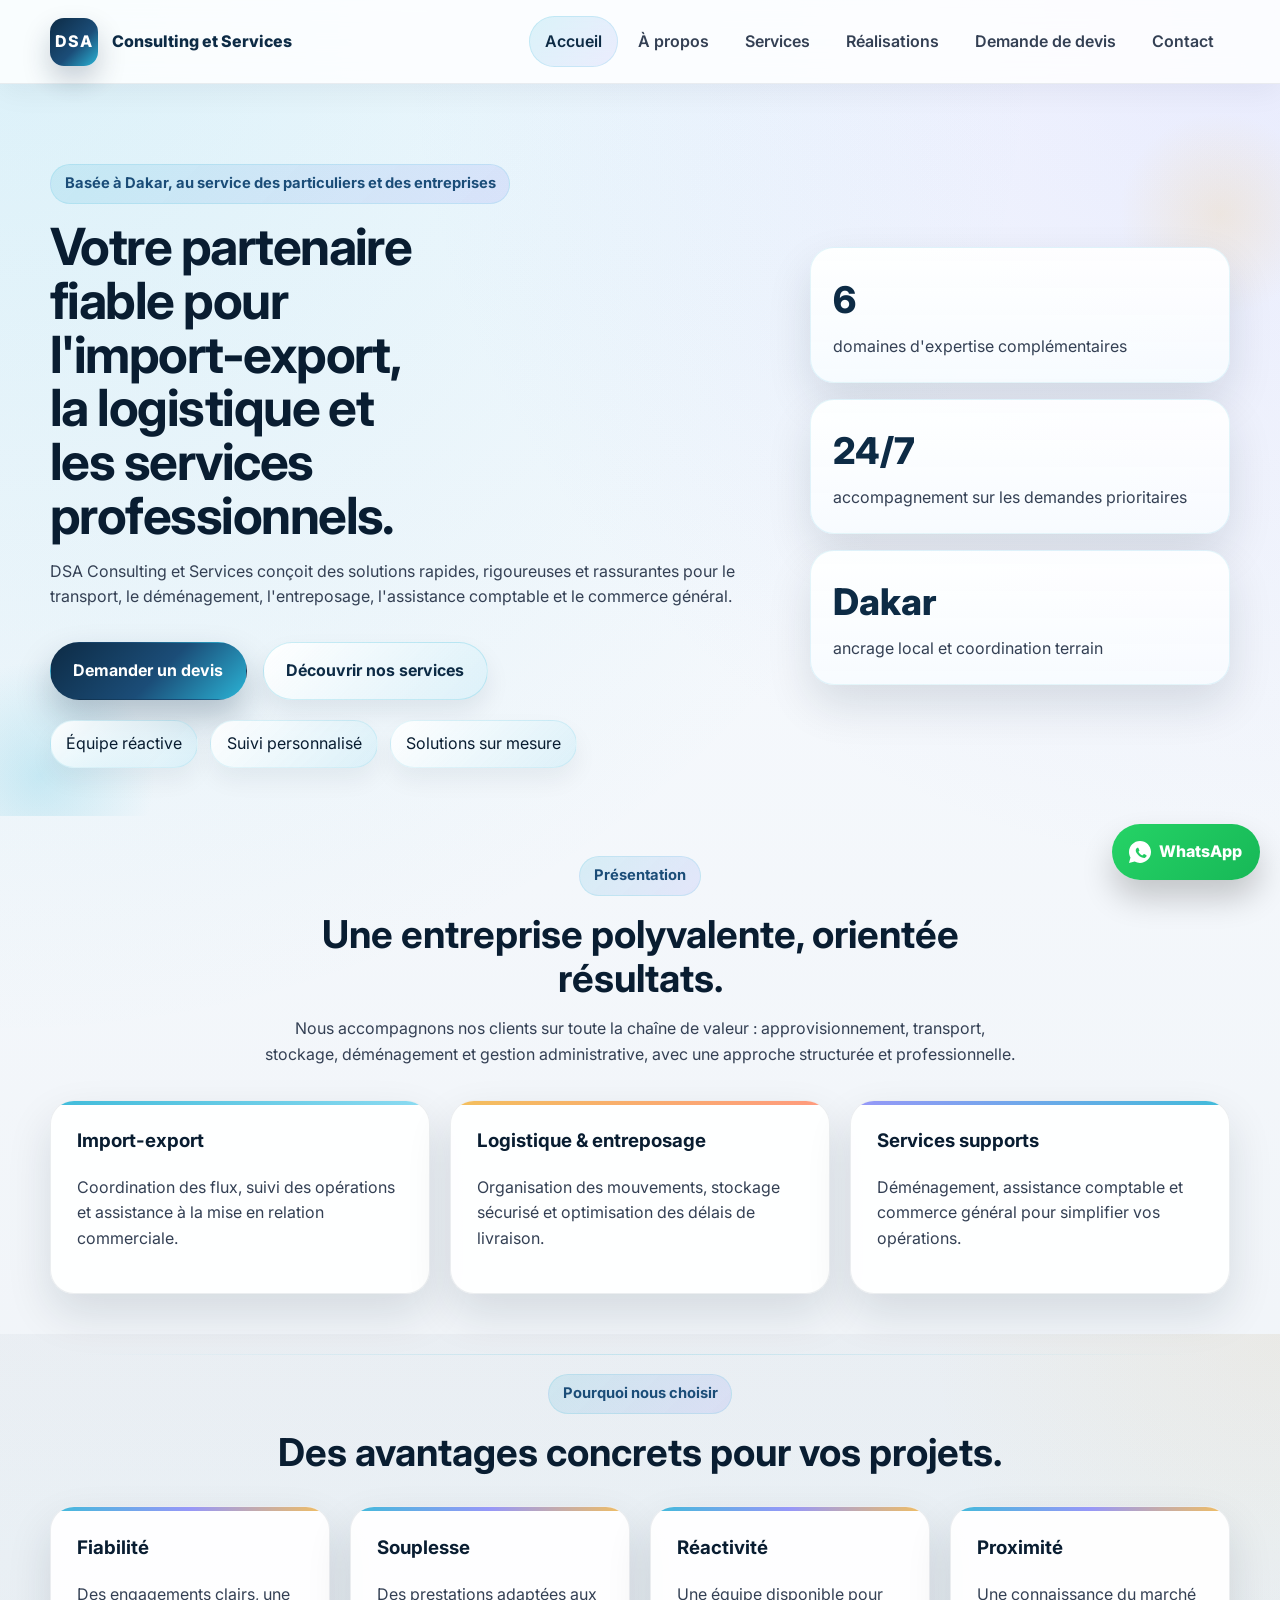
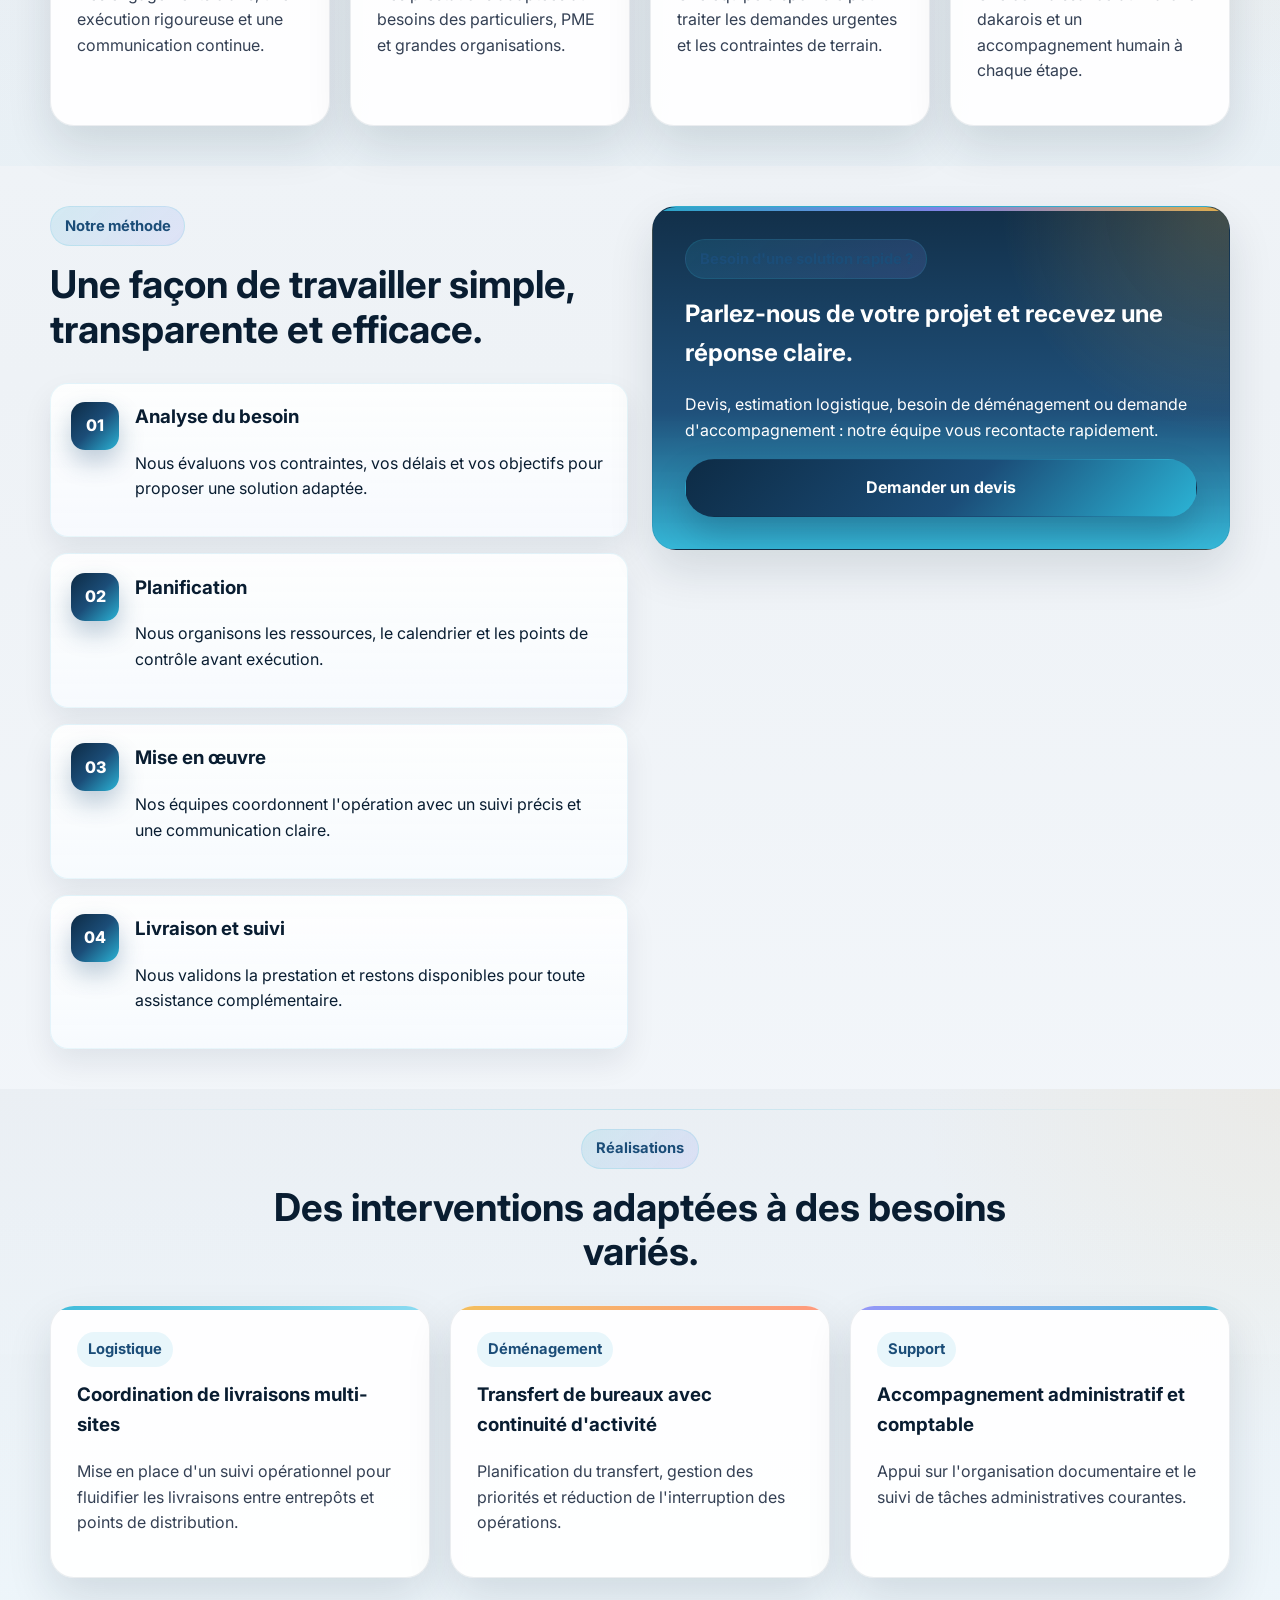
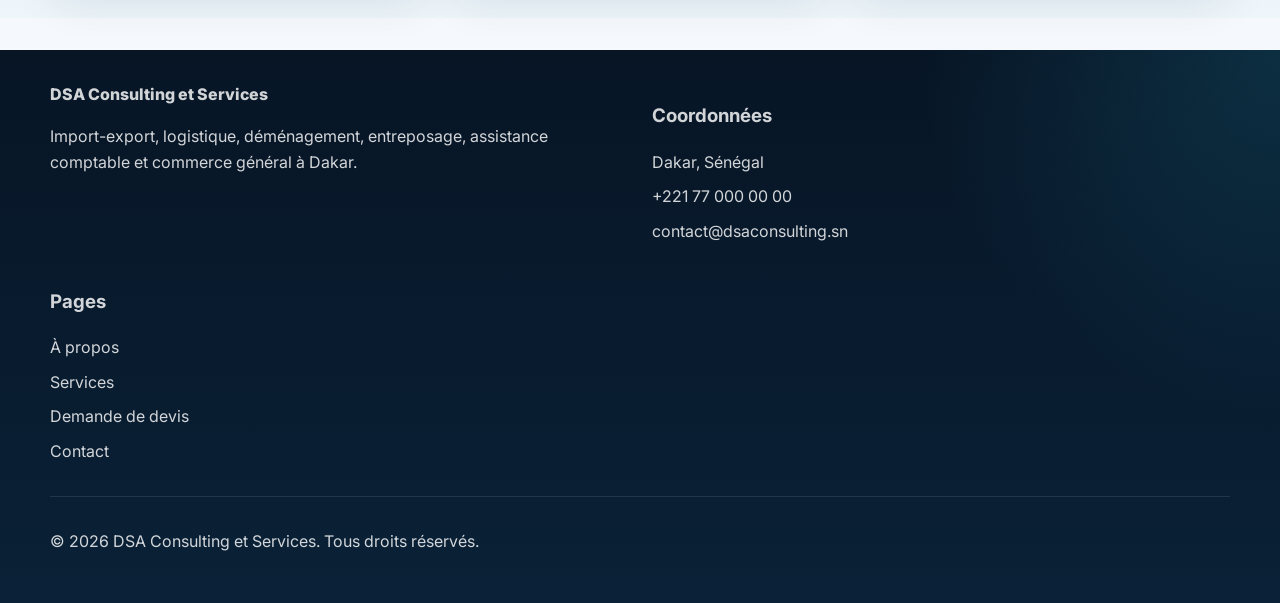
<file: index.html>
<!DOCTYPE html>
<html lang="fr">
<head>
  <meta charset="UTF-8">
  <meta name="viewport" content="width=device-width, initial-scale=1.0">
  <title>DSA Consulting et Services | Import-export, logistique et services à Dakar</title>
  <meta name="description" content="DSA Consulting et Services accompagne particuliers et entreprises à Dakar pour l'import-export, la logistique, le déménagement, l'entreposage, l'assistance comptable et le commerce général.">
  <meta name="keywords" content="DSA Consulting et Services, Dakar, import-export, logistique, déménagement, entreposage, assistance comptable, commerce général">
  <meta name="robots" content="index, follow">
  <meta property="og:title" content="DSA Consulting et Services">
  <meta property="og:description" content="Solutions fiables en import-export, logistique, déménagement, entreposage et assistance comptable à Dakar.">
  <meta property="og:type" content="website">
  <meta property="og:locale" content="fr_SN">
  <link rel="preconnect" href="https://fonts.googleapis.com">
  <link rel="preconnect" href="https://fonts.gstatic.com" crossorigin>
  <link href="https://fonts.googleapis.com/css2?family=Inter:wght@400;500;600;700;800&display=swap" rel="stylesheet">
  <link rel="stylesheet" href="assets/styles.css">
  <script defer src="assets/script.js"></script>
</head>
<body>
  <a class="skip-link" href="#main-content">Aller au contenu</a>

  <header class="site-header">
    <div class="container nav-wrapper">
      <a class="brand" href="index.html" aria-label="Accueil DSA Consulting et Services">
        <span class="brand-mark">DSA</span>
        <span class="brand-text">Consulting et Services</span>
      </a>
      <button class="nav-toggle" type="button" aria-expanded="false" aria-controls="site-nav">
        <span></span>
        <span></span>
        <span></span>
      </button>
      <nav class="site-nav" id="site-nav" aria-label="Navigation principale">
        <a class="is-active" href="index.html">Accueil</a>
        <a href="about.html">À propos</a>
        <a href="services.html">Services</a>
        <a href="realisations.html">Réalisations</a>
        <a href="devis.html">Demande de devis</a>
        <a href="contact.html">Contact</a>
      </nav>
    </div>
  </header>

  <main id="main-content">
    <section class="hero">
      <div class="container hero-grid">
        <div class="hero-copy">
          <span class="eyebrow">Basée à Dakar, au service des particuliers et des entreprises</span>
          <h1>Votre partenaire fiable pour l'import-export, la logistique et les services professionnels.</h1>
          <p>
            DSA Consulting et Services conçoit des solutions rapides, rigoureuses et rassurantes pour le transport,
            le déménagement, l'entreposage, l'assistance comptable et le commerce général.
          </p>
          <div class="hero-actions">
            <a class="btn btn-primary" href="devis.html">Demander un devis</a>
            <a class="btn btn-secondary" href="services.html">Découvrir nos services</a>
          </div>
          <ul class="hero-highlights" aria-label="Points forts">
            <li>Équipe réactive</li>
            <li>Suivi personnalisé</li>
            <li>Solutions sur mesure</li>
          </ul>
        </div>
        <div class="hero-card">
          <div class="stat-card">
            <span class="stat-value">6</span>
            <span class="stat-label">domaines d'expertise complémentaires</span>
          </div>
          <div class="stat-card">
            <span class="stat-value">24/7</span>
            <span class="stat-label">accompagnement sur les demandes prioritaires</span>
          </div>
          <div class="stat-card">
            <span class="stat-value">Dakar</span>
            <span class="stat-label">ancrage local et coordination terrain</span>
          </div>
        </div>
      </div>
    </section>

    <section class="section">
      <div class="container">
        <div class="section-heading">
          <span class="eyebrow">Présentation</span>
          <h2>Une entreprise polyvalente, orientée résultats.</h2>
          <p>
            Nous accompagnons nos clients sur toute la chaîne de valeur : approvisionnement, transport,
            stockage, déménagement et gestion administrative, avec une approche structurée et professionnelle.
          </p>
        </div>
        <div class="grid grid-3">
          <article class="card feature-card">
            <h3>Import-export</h3>
            <p>Coordination des flux, suivi des opérations et assistance à la mise en relation commerciale.</p>
          </article>
          <article class="card feature-card">
            <h3>Logistique &amp; entreposage</h3>
            <p>Organisation des mouvements, stockage sécurisé et optimisation des délais de livraison.</p>
          </article>
          <article class="card feature-card">
            <h3>Services supports</h3>
            <p>Déménagement, assistance comptable et commerce général pour simplifier vos opérations.</p>
          </article>
        </div>
      </div>
    </section>

    <section class="section section-alt">
      <div class="container">
        <div class="section-heading">
          <span class="eyebrow">Pourquoi nous choisir</span>
          <h2>Des avantages concrets pour vos projets.</h2>
        </div>
        <div class="grid grid-4">
          <article class="card value-card">
            <h3>Fiabilité</h3>
            <p>Des engagements clairs, une exécution rigoureuse et une communication continue.</p>
          </article>
          <article class="card value-card">
            <h3>Souplesse</h3>
            <p>Des prestations adaptées aux besoins des particuliers, PME et grandes organisations.</p>
          </article>
          <article class="card value-card">
            <h3>Réactivité</h3>
            <p>Une équipe disponible pour traiter les demandes urgentes et les contraintes de terrain.</p>
          </article>
          <article class="card value-card">
            <h3>Proximité</h3>
            <p>Une connaissance du marché dakarois et un accompagnement humain à chaque étape.</p>
          </article>
        </div>
      </div>
    </section>

    <section class="section">
      <div class="container work-grid">
        <div>
          <div class="section-heading section-heading-left">
            <span class="eyebrow">Notre méthode</span>
            <h2>Une façon de travailler simple, transparente et efficace.</h2>
          </div>
          <div class="timeline">
            <article class="timeline-item">
              <span class="step">01</span>
              <div>
                <h3>Analyse du besoin</h3>
                <p>Nous évaluons vos contraintes, vos délais et vos objectifs pour proposer une solution adaptée.</p>
              </div>
            </article>
            <article class="timeline-item">
              <span class="step">02</span>
              <div>
                <h3>Planification</h3>
                <p>Nous organisons les ressources, le calendrier et les points de contrôle avant exécution.</p>
              </div>
            </article>
            <article class="timeline-item">
              <span class="step">03</span>
              <div>
                <h3>Mise en œuvre</h3>
                <p>Nos équipes coordonnent l'opération avec un suivi précis et une communication claire.</p>
              </div>
            </article>
            <article class="timeline-item">
              <span class="step">04</span>
              <div>
                <h3>Livraison et suivi</h3>
                <p>Nous validons la prestation et restons disponibles pour toute assistance complémentaire.</p>
              </div>
            </article>
          </div>
        </div>
        <aside class="card cta-panel">
          <span class="eyebrow">Besoin d'une solution rapide ?</span>
          <h2>Parlez-nous de votre projet et recevez une réponse claire.</h2>
          <p>Devis, estimation logistique, besoin de déménagement ou demande d'accompagnement : notre équipe vous recontacte rapidement.</p>
          <a class="btn btn-primary btn-block" href="devis.html">Demander un devis</a>
        </aside>
      </div>
    </section>

    <section class="section section-alt">
      <div class="container">
        <div class="section-heading">
          <span class="eyebrow">Réalisations</span>
          <h2>Des interventions adaptées à des besoins variés.</h2>
        </div>
        <div class="grid grid-3">
          <article class="card project-card">
            <span class="project-type">Logistique</span>
            <h3>Coordination de livraisons multi-sites</h3>
            <p>Mise en place d'un suivi opérationnel pour fluidifier les livraisons entre entrepôts et points de distribution.</p>
          </article>
          <article class="card project-card">
            <span class="project-type">Déménagement</span>
            <h3>Transfert de bureaux avec continuité d'activité</h3>
            <p>Planification du transfert, gestion des priorités et réduction de l'interruption des opérations.</p>
          </article>
          <article class="card project-card">
            <span class="project-type">Support</span>
            <h3>Accompagnement administratif et comptable</h3>
            <p>Appui sur l'organisation documentaire et le suivi de tâches administratives courantes.</p>
          </article>
        </div>
      </div>
    </section>
  </main>

  <footer class="site-footer">
    <div class="container footer-grid">
      <div>
        <a class="brand footer-brand" href="index.html">DSA Consulting et Services</a>
        <p>Import-export, logistique, déménagement, entreposage, assistance comptable et commerce général à Dakar.</p>
      </div>
      <div>
        <h3>Coordonnées</h3>
        <ul class="footer-list">
          <li>Dakar, Sénégal</li>
          <li><a href="tel:+221770000000">+221 77 000 00 00</a></li>
          <li><a href="mailto:contact@dsaconsulting.sn">contact@dsaconsulting.sn</a></li>
        </ul>
      </div>
      <div>
        <h3>Pages</h3>
        <ul class="footer-list">
          <li><a href="about.html">À propos</a></li>
          <li><a href="services.html">Services</a></li>
          <li><a href="devis.html">Demande de devis</a></li>
          <li><a href="contact.html">Contact</a></li>
        </ul>
      </div>
    </div>
    <div class="container footer-bottom">
      <p>&copy; 2026 DSA Consulting et Services. Tous droits réservés.</p>
    </div>
  </footer>

  <a class="whatsapp-float" href="https://wa.me/221770000000?text=Bonjour%20DSA%20Consulting%20et%20Services%2C%20je%20souhaite%20obtenir%20des%20informations." target="_blank" rel="noopener" aria-label="Contacter DSA via WhatsApp">
    <svg class="wa-icon" viewBox="0 0 32 32" aria-hidden="true" focusable="false">
      <path fill="currentColor" d="M16.004 0C7.17 0 0 7.17 0 16.004c0 2.822.74 5.574 2.145 7.993L0 32l8.213-2.141a15.93 15.93 0 0 0 7.79 2.047h.001c8.833 0 16.003-7.17 16.003-16.003C32.007 7.17 24.837 0 16.004 0zm9.244 22.702c-.38.964-1.832 1.79-2.59 1.904-.67.102-1.528.14-2.445-.153-.563-.179-1.284-.42-2.206-.816-3.876-1.673-6.41-5.67-6.604-5.93-.194-.26-1.583-2.104-1.583-4.008 0-1.905 1.003-2.845 1.357-3.225.354-.38.772-.476 1.03-.476h.736c.236 0 .554-.089.866.664.315.752 1.07 2.6 1.167 2.788.097.189.162.41.032.656-.13.246-.194.4-.388.616-.194.216-.407.482-.584.648-.195.195-.398.406-.17.797.228.39 1.014 1.673 2.176 2.708 1.495 1.333 2.752 1.745 3.143 1.938.39.194.616.162.846-.097.23-.259.978-1.14 1.237-1.53.26-.388.519-.323.87-.194.35.13 2.206 1.04 2.59 1.233.388.195.647.291.744.453.097.162.097.934-.292 1.898z"/>
    </svg>
    <span class="wa-text">WhatsApp</span>
  </a>
</body>
</html>
</file>
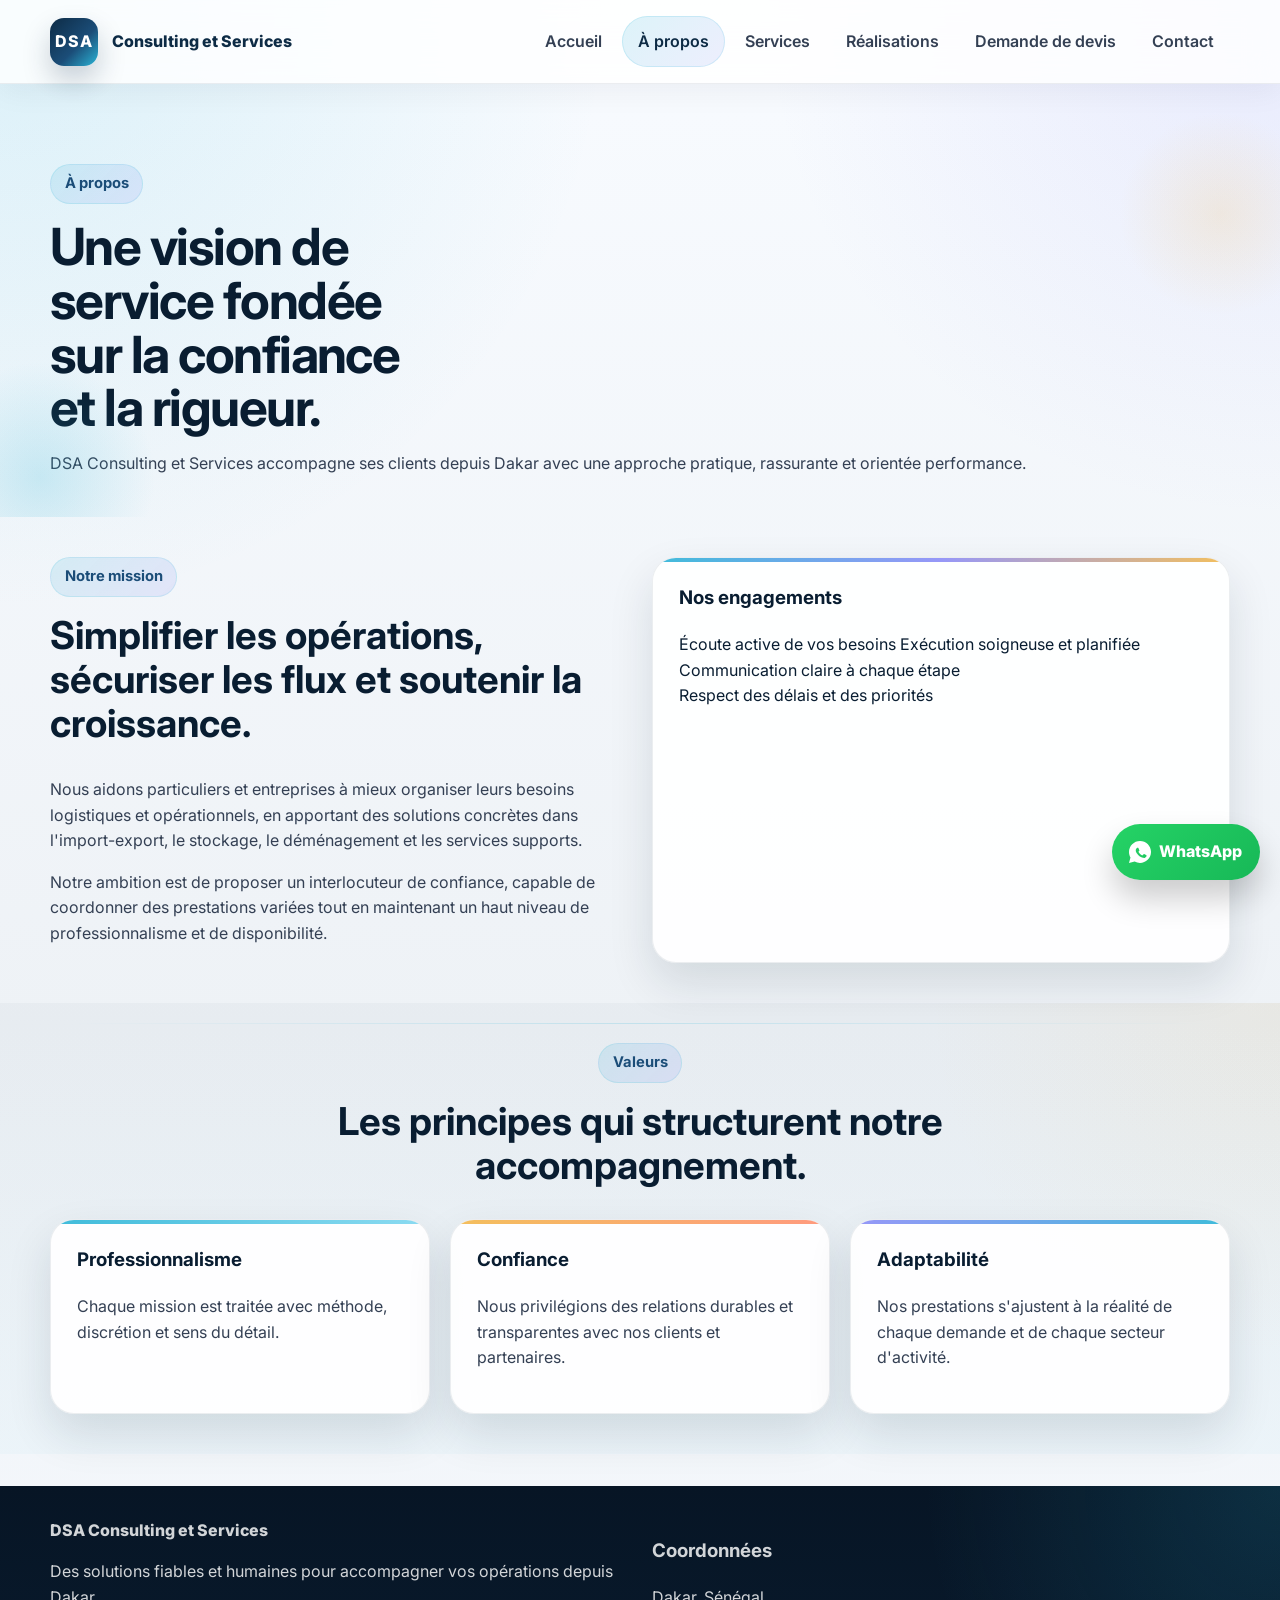
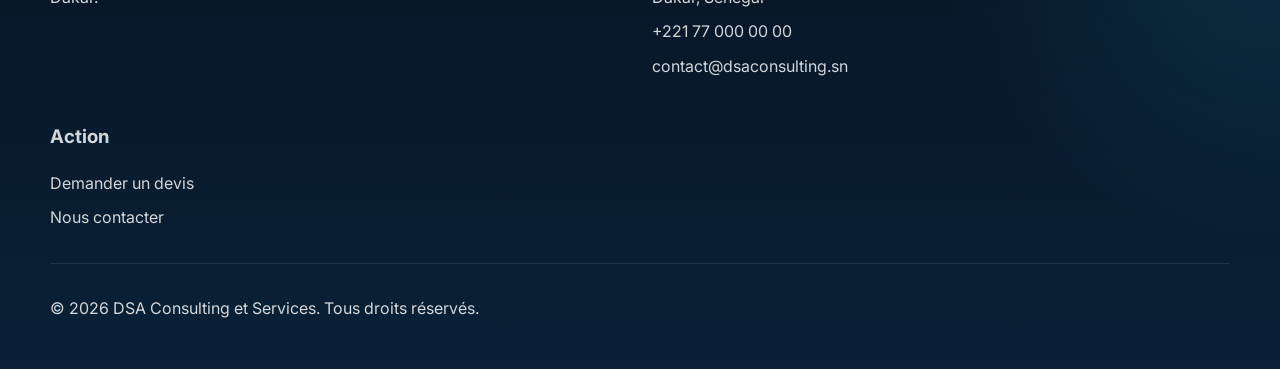
<file: about.html>
<!DOCTYPE html>
<html lang="fr">
<head>
  <meta charset="UTF-8">
  <meta name="viewport" content="width=device-width, initial-scale=1.0">
  <title>À propos | DSA Consulting et Services</title>
  <meta name="description" content="Découvrez DSA Consulting et Services, entreprise basée à Dakar spécialisée dans l'import-export, la logistique et les services d'accompagnement pour particuliers et entreprises.">
  <meta name="robots" content="index, follow">
  <link rel="preconnect" href="https://fonts.googleapis.com">
  <link rel="preconnect" href="https://fonts.gstatic.com" crossorigin>
  <link href="https://fonts.googleapis.com/css2?family=Inter:wght@400;500;600;700;800&display=swap" rel="stylesheet">
  <link rel="stylesheet" href="assets/styles.css">
  <script defer src="assets/script.js"></script>
</head>
<body>
  <a class="skip-link" href="#main-content">Aller au contenu</a>

  <header class="site-header">
    <div class="container nav-wrapper">
      <a class="brand" href="index.html">
        <span class="brand-mark">DSA</span>
        <span class="brand-text">Consulting et Services</span>
      </a>
      <button class="nav-toggle" type="button" aria-expanded="false" aria-controls="site-nav">
        <span></span>
        <span></span>
        <span></span>
      </button>
      <nav class="site-nav" id="site-nav" aria-label="Navigation principale">
        <a href="index.html">Accueil</a>
        <a class="is-active" href="about.html">À propos</a>
        <a href="services.html">Services</a>
        <a href="realisations.html">Réalisations</a>
        <a href="devis.html">Demande de devis</a>
        <a href="contact.html">Contact</a>
      </nav>
    </div>
  </header>

  <main id="main-content">
    <section class="page-hero page-hero-small">
      <div class="container">
        <span class="eyebrow">À propos</span>
        <h1>Une vision de service fondée sur la confiance et la rigueur.</h1>
        <p>DSA Consulting et Services accompagne ses clients depuis Dakar avec une approche pratique, rassurante et orientée performance.</p>
      </div>
    </section>

    <section class="section">
      <div class="container split-section">
        <div>
          <div class="section-heading section-heading-left">
            <span class="eyebrow">Notre mission</span>
            <h2>Simplifier les opérations, sécuriser les flux et soutenir la croissance.</h2>
          </div>
          <p>
            Nous aidons particuliers et entreprises à mieux organiser leurs besoins logistiques et opérationnels,
            en apportant des solutions concrètes dans l'import-export, le stockage, le déménagement et les services supports.
          </p>
          <p>
            Notre ambition est de proposer un interlocuteur de confiance, capable de coordonner des prestations variées
            tout en maintenant un haut niveau de professionnalisme et de disponibilité.
          </p>
        </div>
        <div class="card info-panel">
          <h3>Nos engagements</h3>
          <ul class="check-list">
            <li>Écoute active de vos besoins</li>
            <li>Exécution soigneuse et planifiée</li>
            <li>Communication claire à chaque étape</li>
            <li>Respect des délais et des priorités</li>
          </ul>
        </div>
      </div>
    </section>

    <section class="section section-alt">
      <div class="container">
        <div class="section-heading">
          <span class="eyebrow">Valeurs</span>
          <h2>Les principes qui structurent notre accompagnement.</h2>
        </div>
        <div class="grid grid-3">
          <article class="card feature-card">
            <h3>Professionnalisme</h3>
            <p>Chaque mission est traitée avec méthode, discrétion et sens du détail.</p>
          </article>
          <article class="card feature-card">
            <h3>Confiance</h3>
            <p>Nous privilégions des relations durables et transparentes avec nos clients et partenaires.</p>
          </article>
          <article class="card feature-card">
            <h3>Adaptabilité</h3>
            <p>Nos prestations s'ajustent à la réalité de chaque demande et de chaque secteur d'activité.</p>
          </article>
        </div>
      </div>
    </section>
  </main>

  <footer class="site-footer">
    <div class="container footer-grid">
      <div>
        <a class="brand footer-brand" href="index.html">DSA Consulting et Services</a>
        <p>Des solutions fiables et humaines pour accompagner vos opérations depuis Dakar.</p>
      </div>
      <div>
        <h3>Coordonnées</h3>
        <ul class="footer-list">
          <li>Dakar, Sénégal</li>
          <li><a href="tel:+221770000000">+221 77 000 00 00</a></li>
          <li><a href="mailto:contact@dsaconsulting.sn">contact@dsaconsulting.sn</a></li>
        </ul>
      </div>
      <div>
        <h3>Action</h3>
        <ul class="footer-list">
          <li><a href="devis.html">Demander un devis</a></li>
          <li><a href="contact.html">Nous contacter</a></li>
        </ul>
      </div>
    </div>
    <div class="container footer-bottom">
      <p>&copy; 2026 DSA Consulting et Services. Tous droits réservés.</p>
    </div>
  </footer>

  <a class="whatsapp-float" href="https://wa.me/221770000000?text=Bonjour%20DSA%20Consulting%20et%20Services%2C%20je%20souhaite%20obtenir%20des%20informations." target="_blank" rel="noopener" aria-label="Contacter DSA via WhatsApp">
    <svg class="wa-icon" viewBox="0 0 32 32" aria-hidden="true" focusable="false">
      <path fill="currentColor" d="M16.004 0C7.17 0 0 7.17 0 16.004c0 2.822.74 5.574 2.145 7.993L0 32l8.213-2.141a15.93 15.93 0 0 0 7.79 2.047h.001c8.833 0 16.003-7.17 16.003-16.003C32.007 7.17 24.837 0 16.004 0zm9.244 22.702c-.38.964-1.832 1.79-2.59 1.904-.67.102-1.528.14-2.445-.153-.563-.179-1.284-.42-2.206-.816-3.876-1.673-6.41-5.67-6.604-5.93-.194-.26-1.583-2.104-1.583-4.008 0-1.905 1.003-2.845 1.357-3.225.354-.38.772-.476 1.03-.476h.736c.236 0 .554-.089.866.664.315.752 1.07 2.6 1.167 2.788.097.189.162.41.032.656-.13.246-.194.4-.388.616-.194.216-.407.482-.584.648-.195.195-.398.406-.17.797.228.39 1.014 1.673 2.176 2.708 1.495 1.333 2.752 1.745 3.143 1.938.39.194.616.162.846-.097.23-.259.978-1.14 1.237-1.53.26-.388.519-.323.87-.194.35.13 2.206 1.04 2.59 1.233.388.195.647.291.744.453.097.162.097.934-.292 1.898z"/>
    </svg>
    <span class="wa-text">WhatsApp</span>
  </a>
</body>
</html>
</file>
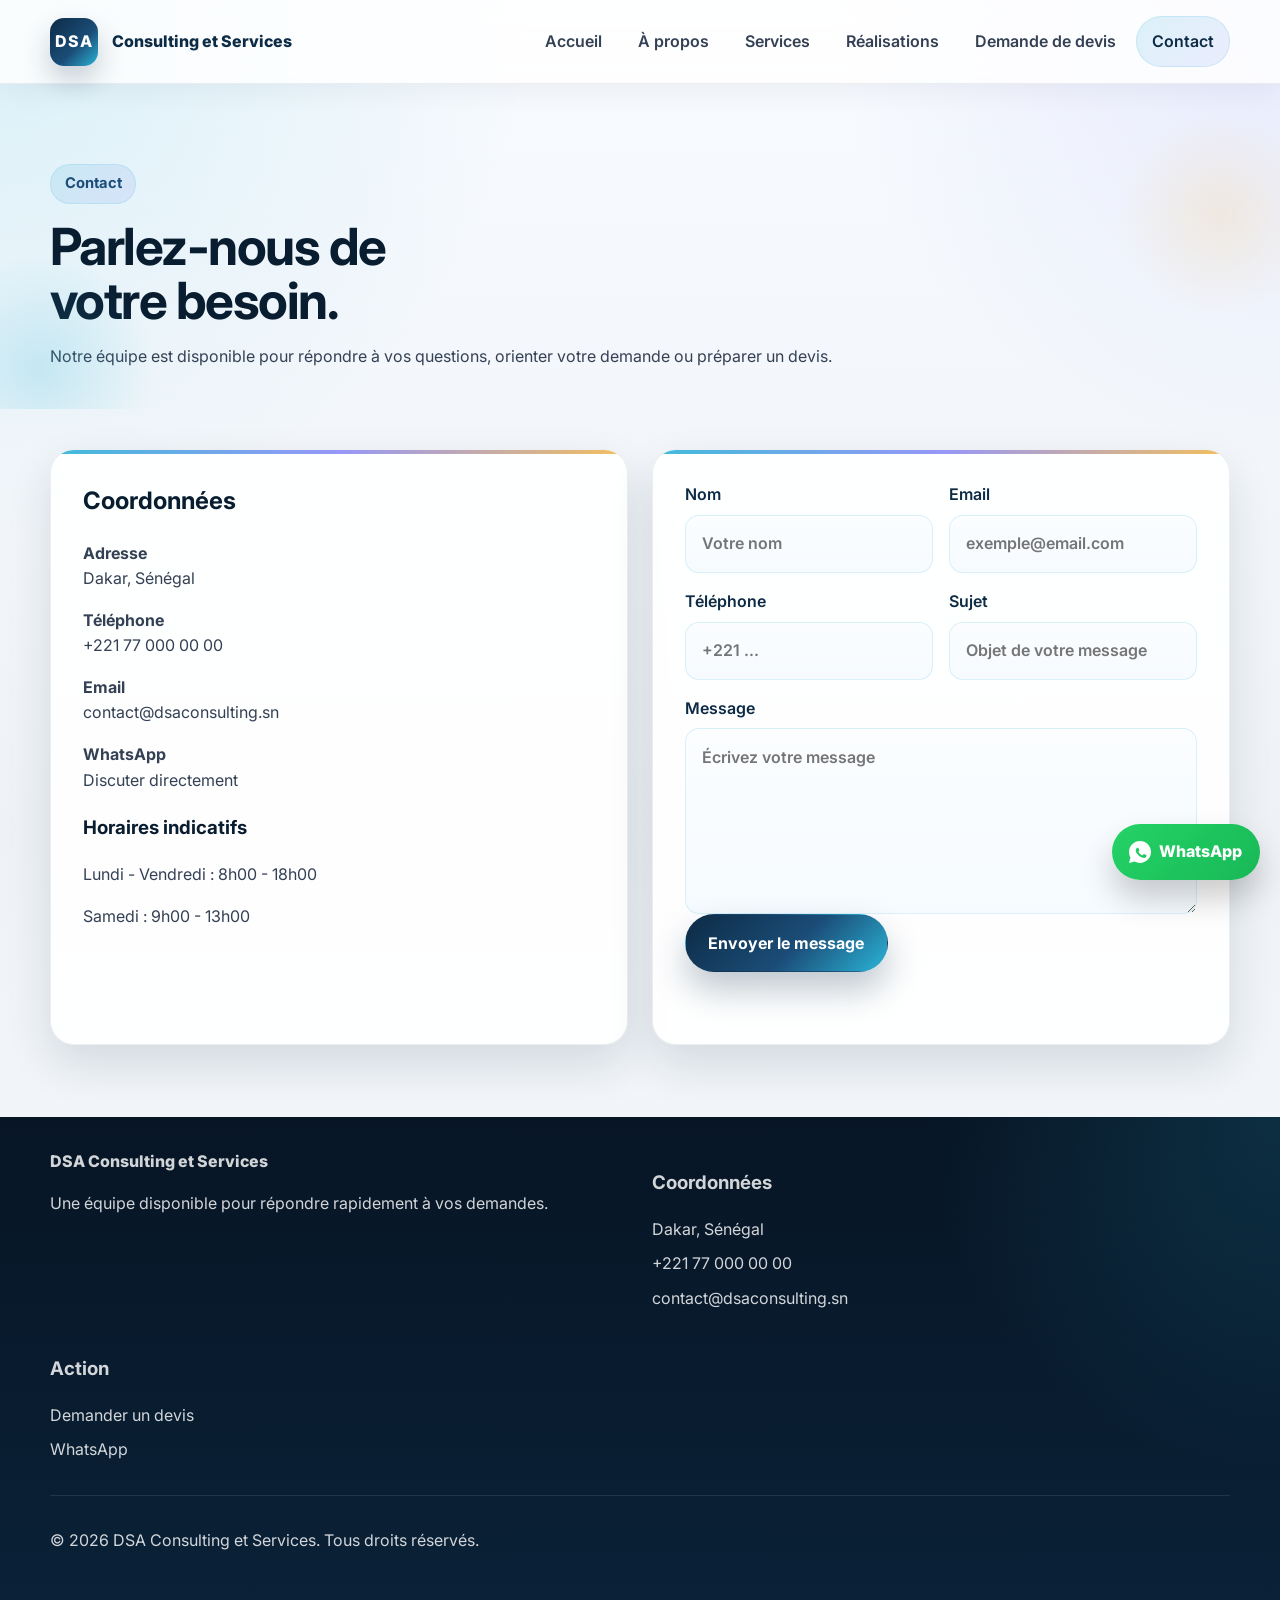
<file: contact.html>
<!DOCTYPE html>
<html lang="fr">
<head>
  <meta charset="UTF-8">
  <meta name="viewport" content="width=device-width, initial-scale=1.0">
  <title>Contact | DSA Consulting et Services</title>
  <meta name="description" content="Contactez DSA Consulting et Services à Dakar pour toute demande d'information, de devis ou d'accompagnement logistique et administratif.">
  <meta name="robots" content="index, follow">
  <link rel="preconnect" href="https://fonts.googleapis.com">
  <link rel="preconnect" href="https://fonts.gstatic.com" crossorigin>
  <link href="https://fonts.googleapis.com/css2?family=Inter:wght@400;500;600;700;800&display=swap" rel="stylesheet">
  <link rel="stylesheet" href="assets/styles.css">
  <script defer src="assets/script.js"></script>
</head>
<body>
  <a class="skip-link" href="#main-content">Aller au contenu</a>

  <header class="site-header">
    <div class="container nav-wrapper">
      <a class="brand" href="index.html">
        <span class="brand-mark">DSA</span>
        <span class="brand-text">Consulting et Services</span>
      </a>
      <button class="nav-toggle" type="button" aria-expanded="false" aria-controls="site-nav">
        <span></span>
        <span></span>
        <span></span>
      </button>
      <nav class="site-nav" id="site-nav" aria-label="Navigation principale">
        <a href="index.html">Accueil</a>
        <a href="about.html">À propos</a>
        <a href="services.html">Services</a>
        <a href="realisations.html">Réalisations</a>
        <a href="devis.html">Demande de devis</a>
        <a class="is-active" href="contact.html">Contact</a>
      </nav>
    </div>
  </header>

  <main id="main-content">
    <section class="page-hero page-hero-small">
      <div class="container">
        <span class="eyebrow">Contact</span>
        <h1>Parlez-nous de votre besoin.</h1>
        <p>Notre équipe est disponible pour répondre à vos questions, orienter votre demande ou préparer un devis.</p>
      </div>
    </section>

    <section class="section">
      <div class="container form-layout">
        <div class="card contact-sidebar">
          <h2>Coordonnées</h2>
          <div class="contact-box">
            <p><strong>Adresse</strong><br>Dakar, Sénégal</p>
            <p><strong>Téléphone</strong><br><a href="tel:+221770000000">+221 77 000 00 00</a></p>
            <p><strong>Email</strong><br><a href="mailto:contact@dsaconsulting.sn">contact@dsaconsulting.sn</a></p>
            <p><strong>WhatsApp</strong><br><a href="https://wa.me/221770000000" target="_blank" rel="noopener">Discuter directement</a></p>
          </div>
          <div class="contact-box">
            <h3>Horaires indicatifs</h3>
            <p>Lundi - Vendredi : 8h00 - 18h00</p>
            <p>Samedi : 9h00 - 13h00</p>
          </div>
        </div>

        <form class="card form-card needs-feedback" data-form-name="contact">
          <div class="form-grid">
            <label>
              <span>Nom</span>
              <input type="text" name="nom" placeholder="Votre nom" required>
            </label>
            <label>
              <span>Email</span>
              <input type="email" name="email" placeholder="exemple@email.com" required>
            </label>
            <label>
              <span>Téléphone</span>
              <input type="tel" name="telephone" placeholder="+221 ...">
            </label>
            <label>
              <span>Sujet</span>
              <input type="text" name="sujet" placeholder="Objet de votre message" required>
            </label>
            <label class="full-width">
              <span>Message</span>
              <textarea name="message" rows="6" placeholder="Écrivez votre message" required></textarea>
            </label>
          </div>
          <button class="btn btn-primary" type="submit">Envoyer le message</button>
          <p class="form-feedback" aria-live="polite"></p>
        </form>
      </div>
    </section>
  </main>

  <footer class="site-footer">
    <div class="container footer-grid">
      <div>
        <a class="brand footer-brand" href="index.html">DSA Consulting et Services</a>
        <p>Une équipe disponible pour répondre rapidement à vos demandes.</p>
      </div>
      <div>
        <h3>Coordonnées</h3>
        <ul class="footer-list">
          <li>Dakar, Sénégal</li>
          <li><a href="tel:+221770000000">+221 77 000 00 00</a></li>
          <li><a href="mailto:contact@dsaconsulting.sn">contact@dsaconsulting.sn</a></li>
        </ul>
      </div>
      <div>
        <h3>Action</h3>
        <ul class="footer-list">
          <li><a href="devis.html">Demander un devis</a></li>
          <li><a href="https://wa.me/221770000000" target="_blank" rel="noopener">WhatsApp</a></li>
        </ul>
      </div>
    </div>
    <div class="container footer-bottom">
      <p>&copy; 2026 DSA Consulting et Services. Tous droits réservés.</p>
    </div>
  </footer>

  <a class="whatsapp-float" href="https://wa.me/221770000000?text=Bonjour%20DSA%20Consulting%20et%20Services%2C%20je%20souhaite%20vous%20contacter." target="_blank" rel="noopener" aria-label="Contacter DSA via WhatsApp">
    <svg class="wa-icon" viewBox="0 0 32 32" aria-hidden="true" focusable="false">
      <path fill="currentColor" d="M16.004 0C7.17 0 0 7.17 0 16.004c0 2.822.74 5.574 2.145 7.993L0 32l8.213-2.141a15.93 15.93 0 0 0 7.79 2.047h.001c8.833 0 16.003-7.17 16.003-16.003C32.007 7.17 24.837 0 16.004 0zm9.244 22.702c-.38.964-1.832 1.79-2.59 1.904-.67.102-1.528.14-2.445-.153-.563-.179-1.284-.42-2.206-.816-3.876-1.673-6.41-5.67-6.604-5.93-.194-.26-1.583-2.104-1.583-4.008 0-1.905 1.003-2.845 1.357-3.225.354-.38.772-.476 1.03-.476h.736c.236 0 .554-.089.866.664.315.752 1.07 2.6 1.167 2.788.097.189.162.41.032.656-.13.246-.194.4-.388.616-.194.216-.407.482-.584.648-.195.195-.398.406-.17.797.228.39 1.014 1.673 2.176 2.708 1.495 1.333 2.752 1.745 3.143 1.938.39.194.616.162.846-.097.23-.259.978-1.14 1.237-1.53.26-.388.519-.323.87-.194.35.13 2.206 1.04 2.59 1.233.388.195.647.291.744.453.097.162.097.934-.292 1.898z"/>
    </svg>
    <span class="wa-text">WhatsApp</span>
  </a>
</body>
</html>
</file>
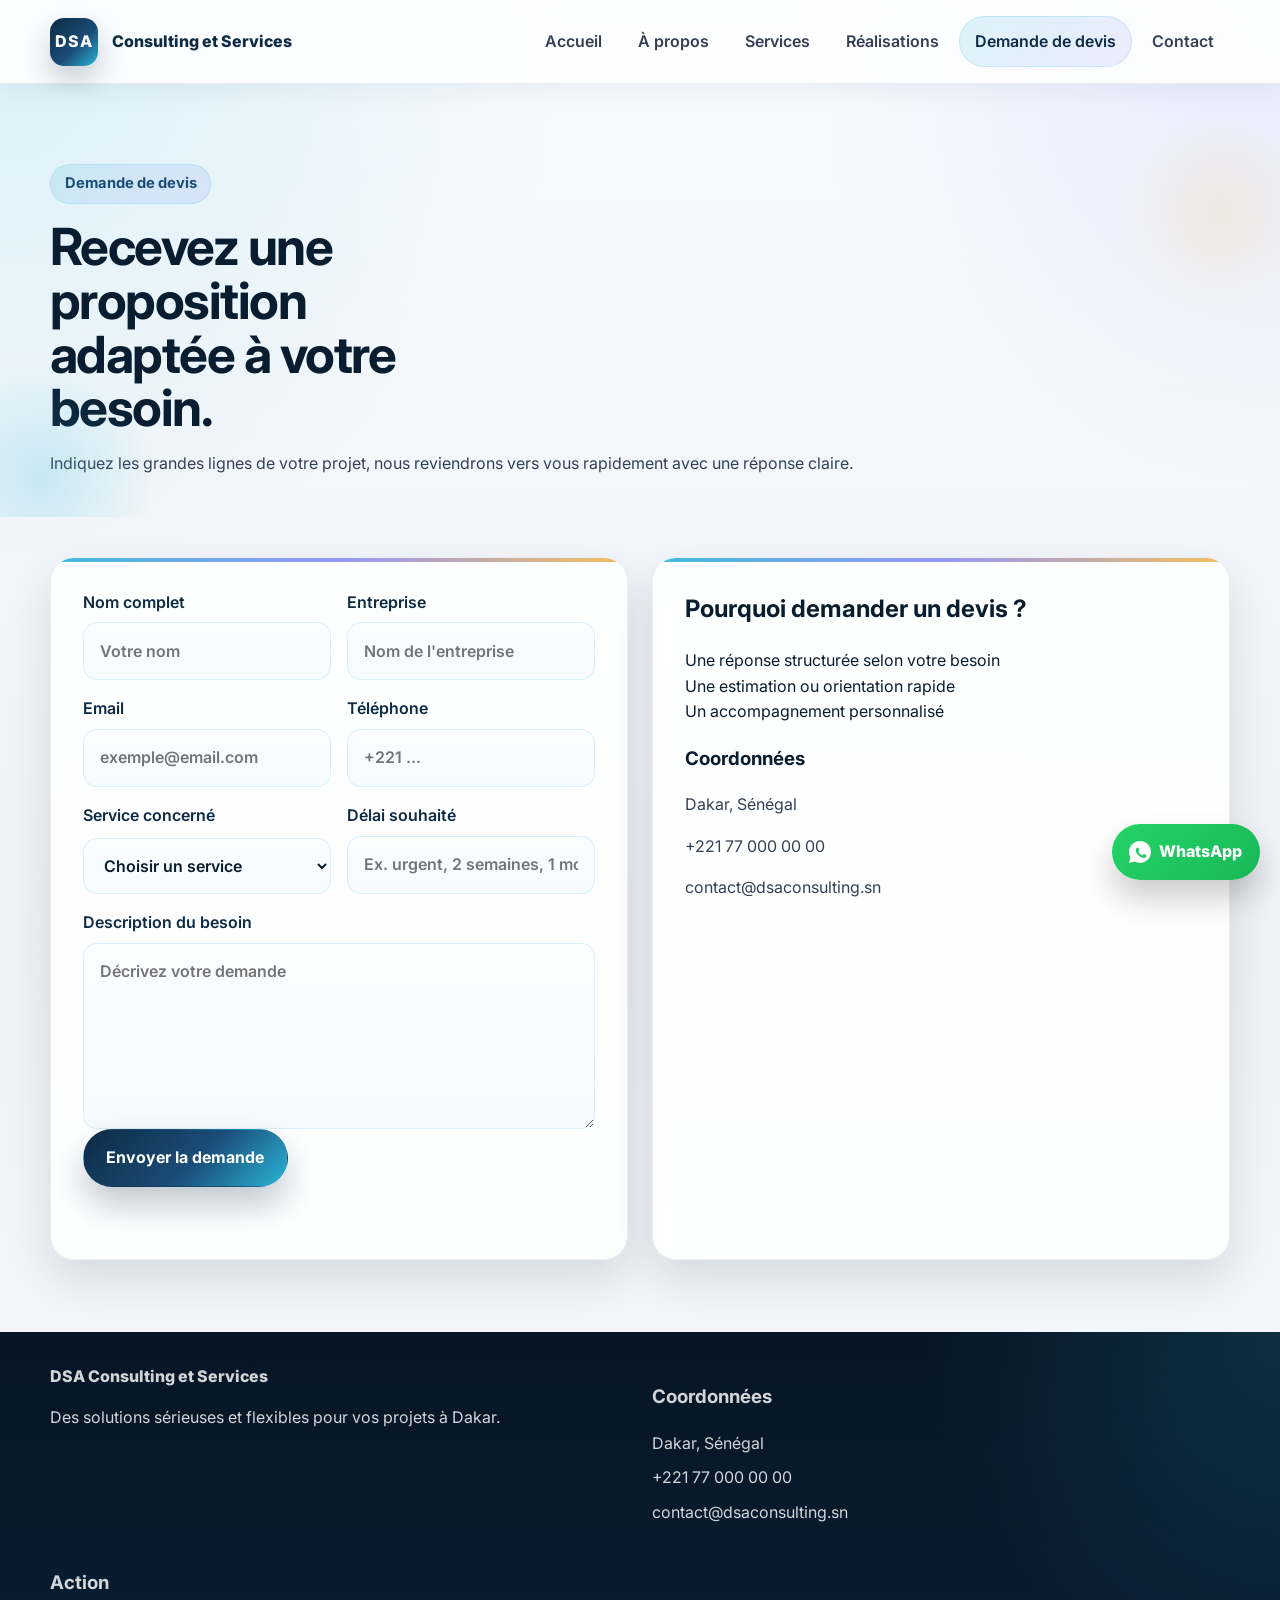
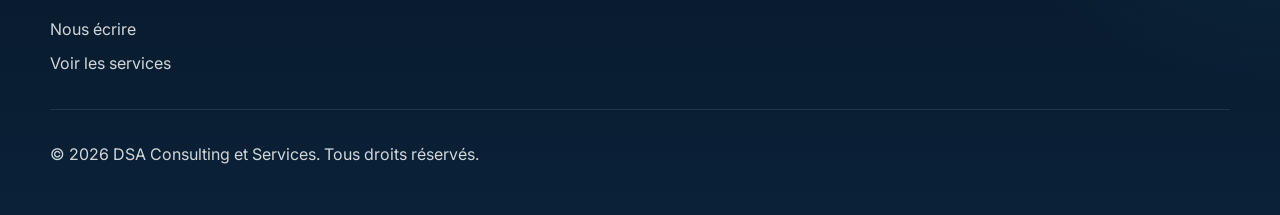
<file: devis.html>
<!DOCTYPE html>
<html lang="fr">
<head>
  <meta charset="UTF-8">
  <meta name="viewport" content="width=device-width, initial-scale=1.0">
  <title>Demande de devis | DSA Consulting et Services</title>
  <meta name="description" content="Demandez un devis à DSA Consulting et Services pour vos besoins en logistique, import-export, déménagement, entreposage et assistance support à Dakar.">
  <meta name="robots" content="index, follow">
  <link rel="preconnect" href="https://fonts.googleapis.com">
  <link rel="preconnect" href="https://fonts.gstatic.com" crossorigin>
  <link href="https://fonts.googleapis.com/css2?family=Inter:wght@400;500;600;700;800&display=swap" rel="stylesheet">
  <link rel="stylesheet" href="assets/styles.css">
  <script defer src="assets/script.js"></script>
</head>
<body>
  <a class="skip-link" href="#main-content">Aller au contenu</a>

  <header class="site-header">
    <div class="container nav-wrapper">
      <a class="brand" href="index.html">
        <span class="brand-mark">DSA</span>
        <span class="brand-text">Consulting et Services</span>
      </a>
      <button class="nav-toggle" type="button" aria-expanded="false" aria-controls="site-nav">
        <span></span>
        <span></span>
        <span></span>
      </button>
      <nav class="site-nav" id="site-nav" aria-label="Navigation principale">
        <a href="index.html">Accueil</a>
        <a href="about.html">À propos</a>
        <a href="services.html">Services</a>
        <a href="realisations.html">Réalisations</a>
        <a class="is-active" href="devis.html">Demande de devis</a>
        <a href="contact.html">Contact</a>
      </nav>
    </div>
  </header>

  <main id="main-content">
    <section class="page-hero page-hero-small">
      <div class="container">
        <span class="eyebrow">Demande de devis</span>
        <h1>Recevez une proposition adaptée à votre besoin.</h1>
        <p>Indiquez les grandes lignes de votre projet, nous reviendrons vers vous rapidement avec une réponse claire.</p>
      </div>
    </section>

    <section class="section">
      <div class="container form-layout">
        <form class="card form-card needs-feedback" data-form-name="devis">
          <div class="form-grid">
            <label>
              <span>Nom complet</span>
              <input type="text" name="nom" placeholder="Votre nom" required>
            </label>
            <label>
              <span>Entreprise</span>
              <input type="text" name="entreprise" placeholder="Nom de l'entreprise">
            </label>
            <label>
              <span>Email</span>
              <input type="email" name="email" placeholder="exemple@email.com" required>
            </label>
            <label>
              <span>Téléphone</span>
              <input type="tel" name="telephone" placeholder="+221 ..." required>
            </label>
            <label>
              <span>Service concerné</span>
              <select name="service" required>
                <option value="">Choisir un service</option>
                <option>Import-export</option>
                <option>Logistique</option>
                  <option>Déménagement</option>
                <option>Entreposage</option>
                <option>Assistance comptable</option>
                  <option>Commerce général</option>
              </select>
            </label>
            <label>
              <span>Délai souhaité</span>
              <input type="text" name="delai" placeholder="Ex. urgent, 2 semaines, 1 mois">
            </label>
            <label class="full-width">
              <span>Description du besoin</span>
              <textarea name="message" rows="6" placeholder="Décrivez votre demande" required></textarea>
            </label>
          </div>
          <button class="btn btn-primary" type="submit">Envoyer la demande</button>
          <p class="form-feedback" aria-live="polite"></p>
        </form>

        <aside class="card contact-sidebar">
          <h2>Pourquoi demander un devis ?</h2>
          <ul class="check-list">
            <li>Une réponse structurée selon votre besoin</li>
            <li>Une estimation ou orientation rapide</li>
            <li>Un accompagnement personnalisé</li>
          </ul>
          <div class="contact-box">
            <h3>Coordonnées</h3>
            <p>Dakar, Sénégal</p>
            <p><a href="tel:+221770000000">+221 77 000 00 00</a></p>
            <p><a href="mailto:contact@dsaconsulting.sn">contact@dsaconsulting.sn</a></p>
          </div>
        </aside>
      </div>
    </section>
  </main>

  <footer class="site-footer">
    <div class="container footer-grid">
      <div>
        <a class="brand footer-brand" href="index.html">DSA Consulting et Services</a>
        <p>Des solutions sérieuses et flexibles pour vos projets à Dakar.</p>
      </div>
      <div>
        <h3>Coordonnées</h3>
        <ul class="footer-list">
          <li>Dakar, Sénégal</li>
          <li><a href="tel:+221770000000">+221 77 000 00 00</a></li>
          <li><a href="mailto:contact@dsaconsulting.sn">contact@dsaconsulting.sn</a></li>
        </ul>
      </div>
      <div>
        <h3>Action</h3>
        <ul class="footer-list">
          <li><a href="contact.html">Nous écrire</a></li>
          <li><a href="services.html">Voir les services</a></li>
        </ul>
      </div>
    </div>
    <div class="container footer-bottom">
      <p>&copy; 2026 DSA Consulting et Services. Tous droits réservés.</p>
    </div>
  </footer>

  <a class="whatsapp-float" href="https://wa.me/221770000000?text=Bonjour%20DSA%20Consulting%20et%20Services%2C%20je%20souhaite%20obtenir%20un%20devis." target="_blank" rel="noopener" aria-label="Contacter DSA via WhatsApp">
    <svg class="wa-icon" viewBox="0 0 32 32" aria-hidden="true" focusable="false">
      <path fill="currentColor" d="M16.004 0C7.17 0 0 7.17 0 16.004c0 2.822.74 5.574 2.145 7.993L0 32l8.213-2.141a15.93 15.93 0 0 0 7.79 2.047h.001c8.833 0 16.003-7.17 16.003-16.003C32.007 7.17 24.837 0 16.004 0zm9.244 22.702c-.38.964-1.832 1.79-2.59 1.904-.67.102-1.528.14-2.445-.153-.563-.179-1.284-.42-2.206-.816-3.876-1.673-6.41-5.67-6.604-5.93-.194-.26-1.583-2.104-1.583-4.008 0-1.905 1.003-2.845 1.357-3.225.354-.38.772-.476 1.03-.476h.736c.236 0 .554-.089.866.664.315.752 1.07 2.6 1.167 2.788.097.189.162.41.032.656-.13.246-.194.4-.388.616-.194.216-.407.482-.584.648-.195.195-.398.406-.17.797.228.39 1.014 1.673 2.176 2.708 1.495 1.333 2.752 1.745 3.143 1.938.39.194.616.162.846-.097.23-.259.978-1.14 1.237-1.53.26-.388.519-.323.87-.194.35.13 2.206 1.04 2.59 1.233.388.195.647.291.744.453.097.162.097.934-.292 1.898z"/>
    </svg>
    <span class="wa-text">WhatsApp</span>
  </a>
</body>
</html>
</file>
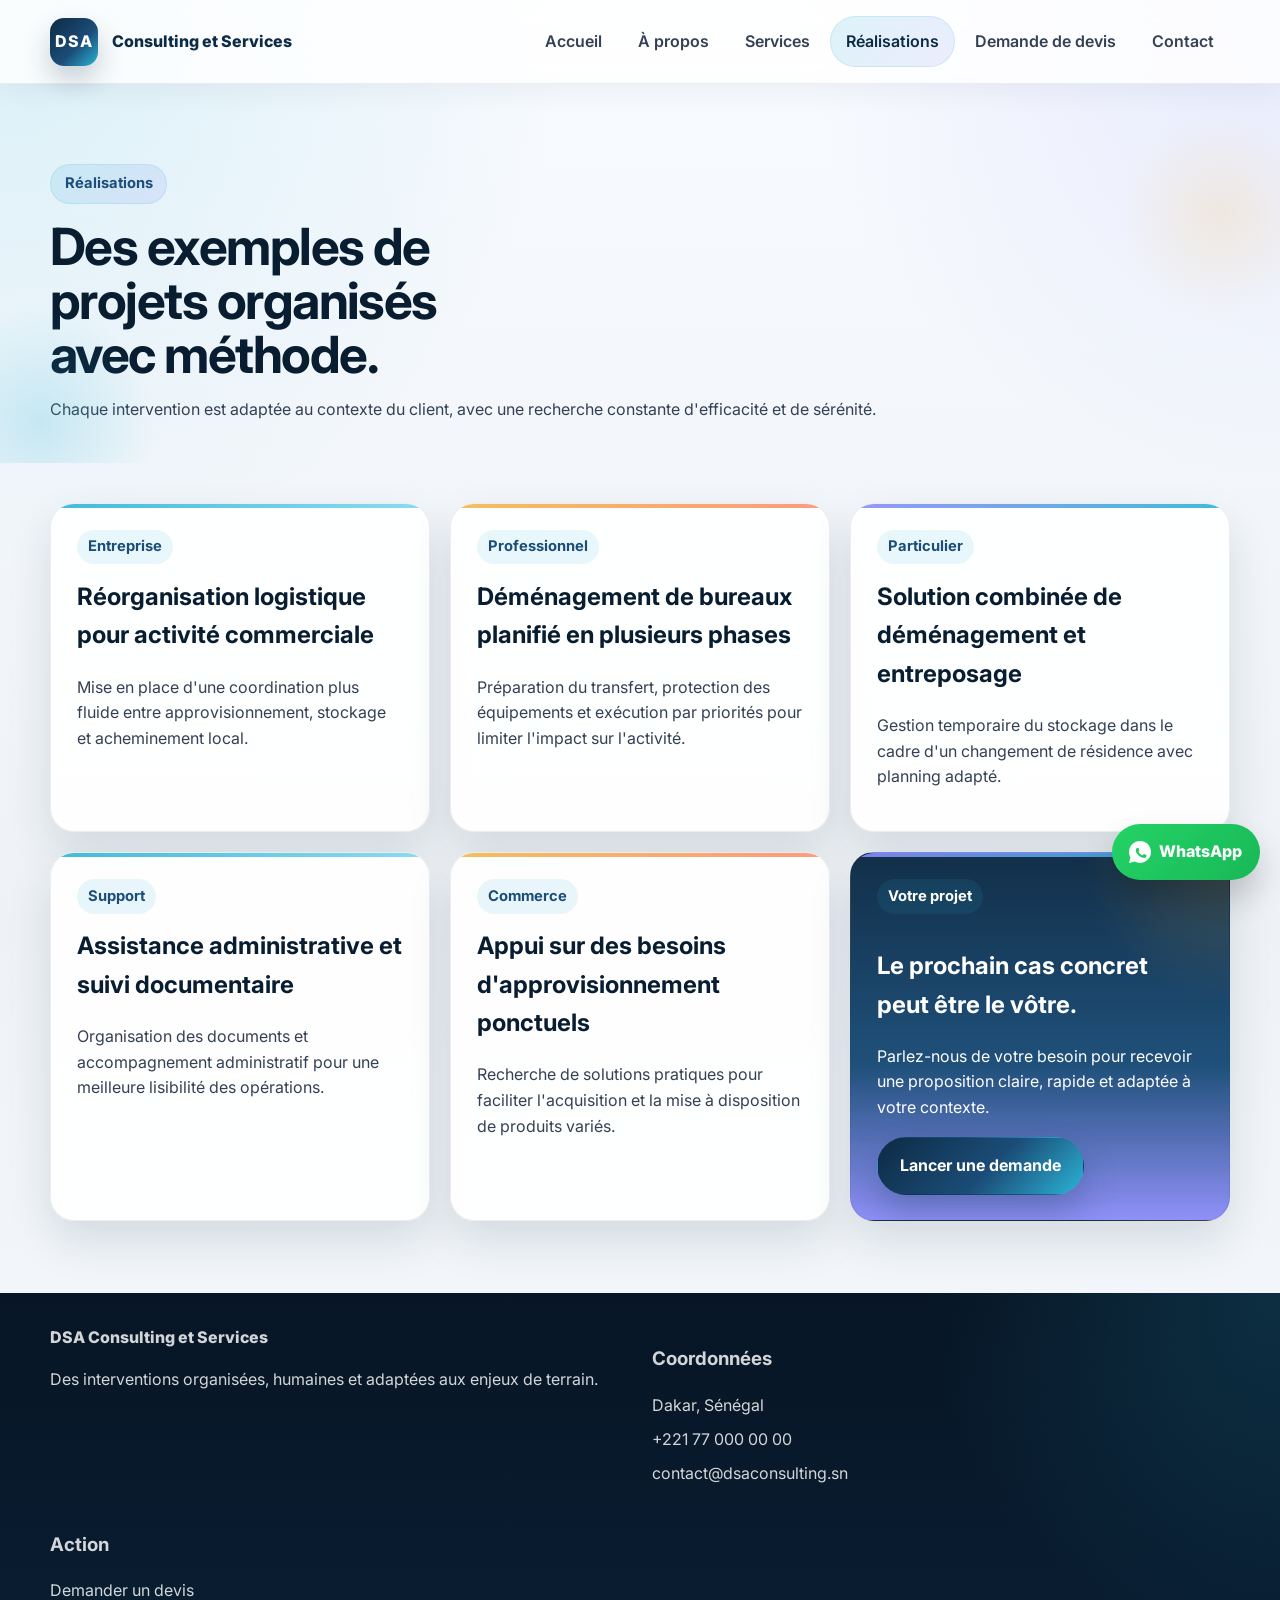
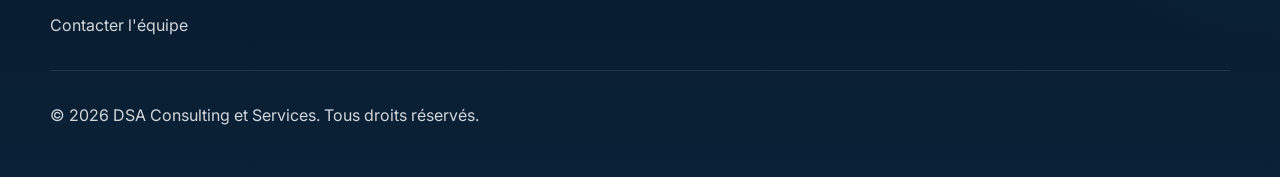
<file: realisations.html>
<!DOCTYPE html>
<html lang="fr">
<head>
  <meta charset="UTF-8">
  <meta name="viewport" content="width=device-width, initial-scale=1.0">
  <title>Réalisations | DSA Consulting et Services</title>
  <meta name="description" content="Quelques exemples de réalisations et d'interventions de DSA Consulting et Services à Dakar pour la logistique, le déménagement et l'accompagnement professionnel.">
  <meta name="robots" content="index, follow">
  <link rel="preconnect" href="https://fonts.googleapis.com">
  <link rel="preconnect" href="https://fonts.gstatic.com" crossorigin>
  <link href="https://fonts.googleapis.com/css2?family=Inter:wght@400;500;600;700;800&display=swap" rel="stylesheet">
  <link rel="stylesheet" href="assets/styles.css">
  <script defer src="assets/script.js"></script>
</head>
<body>
  <a class="skip-link" href="#main-content">Aller au contenu</a>

  <header class="site-header">
    <div class="container nav-wrapper">
      <a class="brand" href="index.html">
        <span class="brand-mark">DSA</span>
        <span class="brand-text">Consulting et Services</span>
      </a>
      <button class="nav-toggle" type="button" aria-expanded="false" aria-controls="site-nav">
        <span></span>
        <span></span>
        <span></span>
      </button>
      <nav class="site-nav" id="site-nav" aria-label="Navigation principale">
        <a href="index.html">Accueil</a>
        <a href="about.html">À propos</a>
        <a href="services.html">Services</a>
        <a class="is-active" href="realisations.html">Réalisations</a>
        <a href="devis.html">Demande de devis</a>
        <a href="contact.html">Contact</a>
      </nav>
    </div>
  </header>

  <main id="main-content">
    <section class="page-hero page-hero-small">
      <div class="container">
        <span class="eyebrow">Réalisations</span>
        <h1>Des exemples de projets organisés avec méthode.</h1>
        <p>Chaque intervention est adaptée au contexte du client, avec une recherche constante d'efficacité et de sérénité.</p>
      </div>
    </section>

    <section class="section">
      <div class="container grid grid-3">
        <article class="card project-card">
          <span class="project-type">Entreprise</span>
          <h2>Réorganisation logistique pour activité commerciale</h2>
          <p>Mise en place d'une coordination plus fluide entre approvisionnement, stockage et acheminement local.</p>
        </article>
        <article class="card project-card">
          <span class="project-type">Professionnel</span>
          <h2>Déménagement de bureaux planifié en plusieurs phases</h2>
          <p>Préparation du transfert, protection des équipements et exécution par priorités pour limiter l'impact sur l'activité.</p>
        </article>
        <article class="card project-card">
          <span class="project-type">Particulier</span>
          <h2>Solution combinée de déménagement et entreposage</h2>
          <p>Gestion temporaire du stockage dans le cadre d'un changement de résidence avec planning adapté.</p>
        </article>
        <article class="card project-card">
          <span class="project-type">Support</span>
          <h2>Assistance administrative et suivi documentaire</h2>
          <p>Organisation des documents et accompagnement administratif pour une meilleure lisibilité des opérations.</p>
        </article>
        <article class="card project-card">
          <span class="project-type">Commerce</span>
          <h2>Appui sur des besoins d'approvisionnement ponctuels</h2>
          <p>Recherche de solutions pratiques pour faciliter l'acquisition et la mise à disposition de produits variés.</p>
        </article>
        <article class="card accent-card">
          <span class="project-type">Votre projet</span>
          <h2>Le prochain cas concret peut être le vôtre.</h2>
          <p>Parlez-nous de votre besoin pour recevoir une proposition claire, rapide et adaptée à votre contexte.</p>
          <a class="btn btn-primary" href="devis.html">Lancer une demande</a>
        </article>
      </div>
    </section>
  </main>

  <footer class="site-footer">
    <div class="container footer-grid">
      <div>
        <a class="brand footer-brand" href="index.html">DSA Consulting et Services</a>
        <p>Des interventions organisées, humaines et adaptées aux enjeux de terrain.</p>
      </div>
      <div>
        <h3>Coordonnées</h3>
        <ul class="footer-list">
          <li>Dakar, Sénégal</li>
          <li><a href="tel:+221770000000">+221 77 000 00 00</a></li>
          <li><a href="mailto:contact@dsaconsulting.sn">contact@dsaconsulting.sn</a></li>
        </ul>
      </div>
      <div>
        <h3>Action</h3>
        <ul class="footer-list">
          <li><a href="devis.html">Demander un devis</a></li>
          <li><a href="contact.html">Contacter l'équipe</a></li>
        </ul>
      </div>
    </div>
    <div class="container footer-bottom">
      <p>&copy; 2026 DSA Consulting et Services. Tous droits réservés.</p>
    </div>
  </footer>

  <a class="whatsapp-float" href="https://wa.me/221770000000?text=Bonjour%20DSA%20Consulting%20et%20Services%2C%20je%20souhaite%20obtenir%20des%20informations." target="_blank" rel="noopener" aria-label="Contacter DSA via WhatsApp">
    <svg class="wa-icon" viewBox="0 0 32 32" aria-hidden="true" focusable="false">
      <path fill="currentColor" d="M16.004 0C7.17 0 0 7.17 0 16.004c0 2.822.74 5.574 2.145 7.993L0 32l8.213-2.141a15.93 15.93 0 0 0 7.79 2.047h.001c8.833 0 16.003-7.17 16.003-16.003C32.007 7.17 24.837 0 16.004 0zm9.244 22.702c-.38.964-1.832 1.79-2.59 1.904-.67.102-1.528.14-2.445-.153-.563-.179-1.284-.42-2.206-.816-3.876-1.673-6.41-5.67-6.604-5.93-.194-.26-1.583-2.104-1.583-4.008 0-1.905 1.003-2.845 1.357-3.225.354-.38.772-.476 1.03-.476h.736c.236 0 .554-.089.866.664.315.752 1.07 2.6 1.167 2.788.097.189.162.41.032.656-.13.246-.194.4-.388.616-.194.216-.407.482-.584.648-.195.195-.398.406-.17.797.228.39 1.014 1.673 2.176 2.708 1.495 1.333 2.752 1.745 3.143 1.938.39.194.616.162.846-.097.23-.259.978-1.14 1.237-1.53.26-.388.519-.323.87-.194.35.13 2.206 1.04 2.59 1.233.388.195.647.291.744.453.097.162.097.934-.292 1.898z"/>
    </svg>
    <span class="wa-text">WhatsApp</span>
  </a>
</body>
</html>
</file>
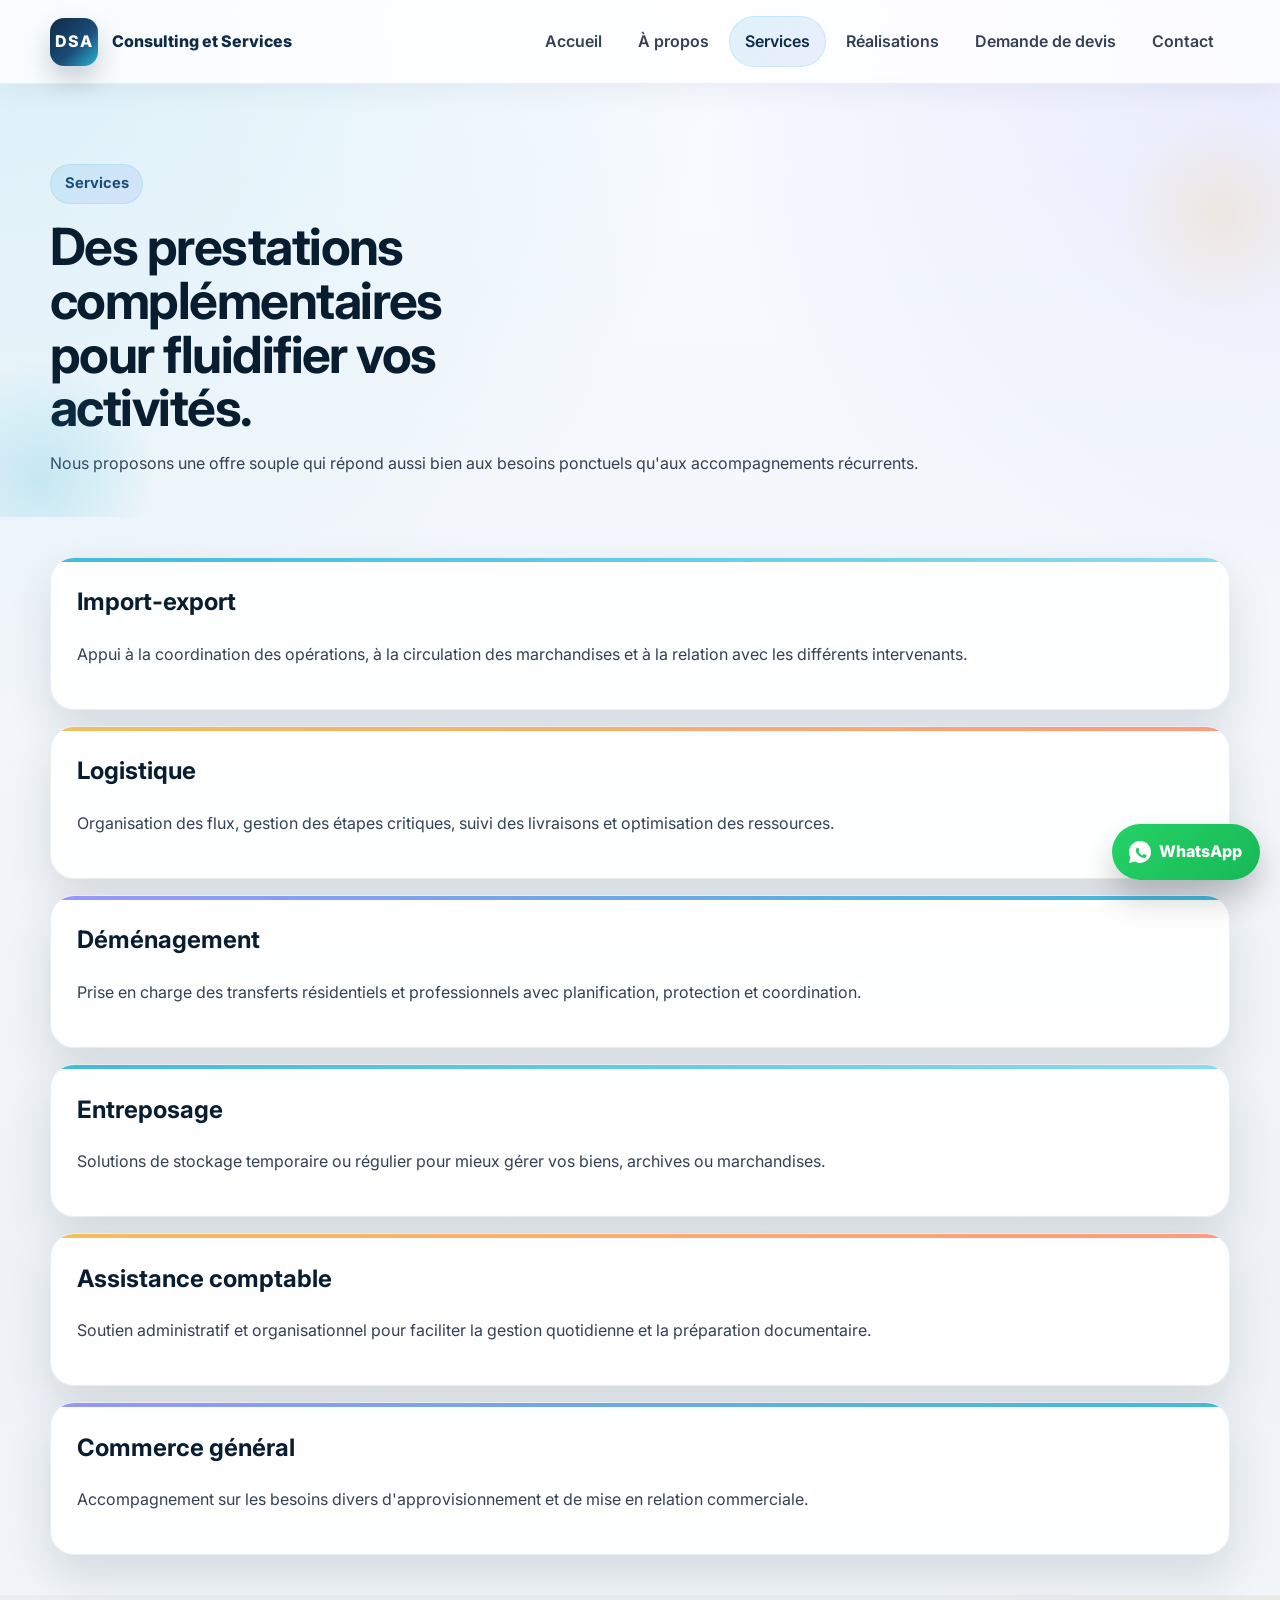
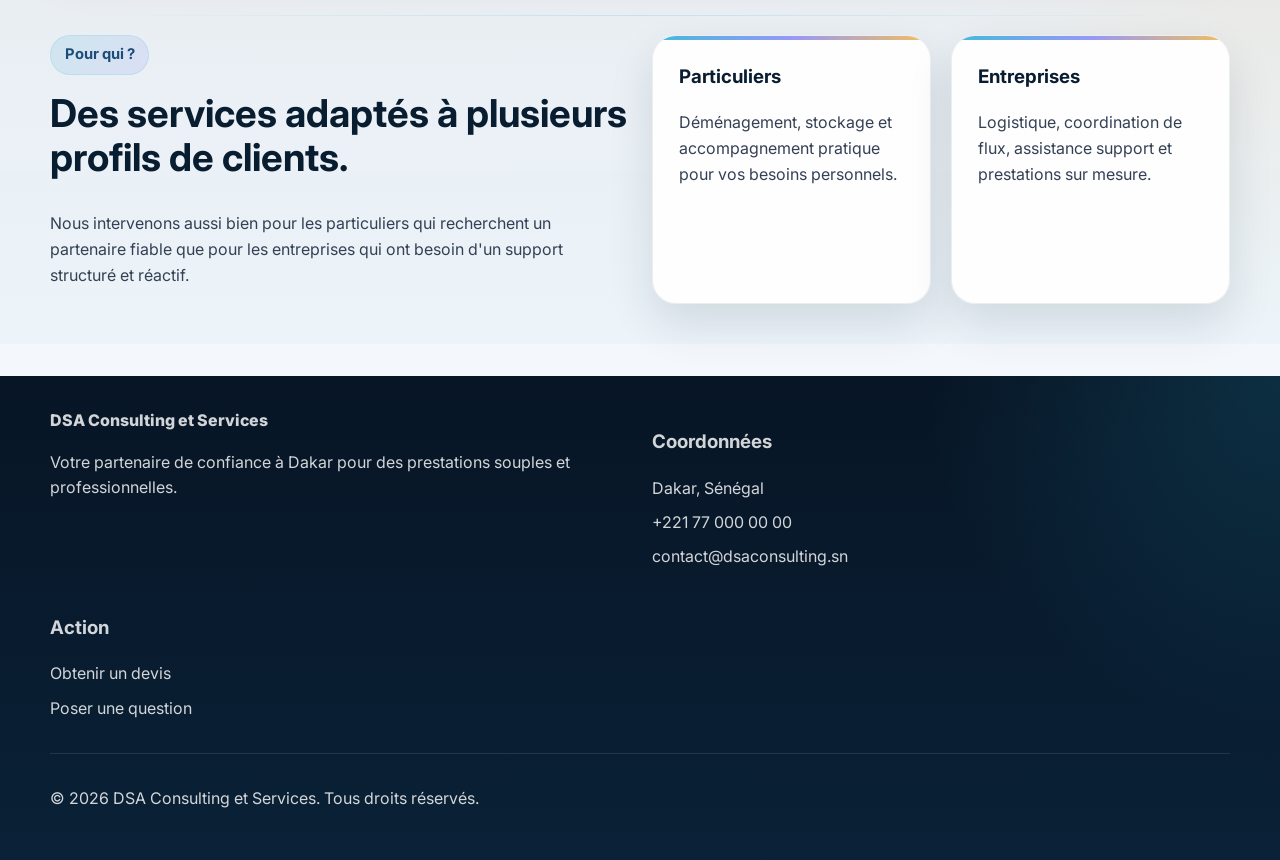
<file: services.html>
<!DOCTYPE html>
<html lang="fr">
<head>
  <meta charset="UTF-8">
  <meta name="viewport" content="width=device-width, initial-scale=1.0">
  <title>Services | DSA Consulting et Services</title>
  <meta name="description" content="Explorez les services de DSA Consulting et Services : import-export, logistique, déménagement, entreposage, assistance comptable et commerce général à Dakar.">
  <meta name="robots" content="index, follow">
  <link rel="preconnect" href="https://fonts.googleapis.com">
  <link rel="preconnect" href="https://fonts.gstatic.com" crossorigin>
  <link href="https://fonts.googleapis.com/css2?family=Inter:wght@400;500;600;700;800&display=swap" rel="stylesheet">
  <link rel="stylesheet" href="assets/styles.css">
  <script defer src="assets/script.js"></script>
</head>
<body>
  <a class="skip-link" href="#main-content">Aller au contenu</a>

  <header class="site-header">
    <div class="container nav-wrapper">
      <a class="brand" href="index.html">
        <span class="brand-mark">DSA</span>
        <span class="brand-text">Consulting et Services</span>
      </a>
      <button class="nav-toggle" type="button" aria-expanded="false" aria-controls="site-nav">
        <span></span>
        <span></span>
        <span></span>
      </button>
      <nav class="site-nav" id="site-nav" aria-label="Navigation principale">
        <a href="index.html">Accueil</a>
        <a href="about.html">À propos</a>
        <a class="is-active" href="services.html">Services</a>
        <a href="realisations.html">Réalisations</a>
        <a href="devis.html">Demande de devis</a>
        <a href="contact.html">Contact</a>
      </nav>
    </div>
  </header>

  <main id="main-content">
    <section class="page-hero page-hero-small">
      <div class="container">
        <span class="eyebrow">Services</span>
        <h1>Des prestations complémentaires pour fluidifier vos activités.</h1>
        <p>Nous proposons une offre souple qui répond aussi bien aux besoins ponctuels qu'aux accompagnements récurrents.</p>
      </div>
    </section>

    <section class="section">
      <div class="container service-stack">
        <article class="card service-card-large">
          <h2>Import-export</h2>
          <p>Appui à la coordination des opérations, à la circulation des marchandises et à la relation avec les différents intervenants.</p>
        </article>
        <article class="card service-card-large">
          <h2>Logistique</h2>
          <p>Organisation des flux, gestion des étapes critiques, suivi des livraisons et optimisation des ressources.</p>
        </article>
        <article class="card service-card-large">
          <h2>Déménagement</h2>
          <p>Prise en charge des transferts résidentiels et professionnels avec planification, protection et coordination.</p>
        </article>
        <article class="card service-card-large">
          <h2>Entreposage</h2>
          <p>Solutions de stockage temporaire ou régulier pour mieux gérer vos biens, archives ou marchandises.</p>
        </article>
        <article class="card service-card-large">
          <h2>Assistance comptable</h2>
          <p>Soutien administratif et organisationnel pour faciliter la gestion quotidienne et la préparation documentaire.</p>
        </article>
        <article class="card service-card-large">
          <h2>Commerce général</h2>
          <p>Accompagnement sur les besoins divers d'approvisionnement et de mise en relation commerciale.</p>
        </article>
      </div>
    </section>

    <section class="section section-alt">
      <div class="container split-section">
        <div>
          <div class="section-heading section-heading-left">
            <span class="eyebrow">Pour qui ?</span>
            <h2>Des services adaptés à plusieurs profils de clients.</h2>
          </div>
          <p>Nous intervenons aussi bien pour les particuliers qui recherchent un partenaire fiable que pour les entreprises qui ont besoin d'un support structuré et réactif.</p>
        </div>
        <div class="grid grid-2">
          <article class="card mini-card">
            <h3>Particuliers</h3>
            <p>Déménagement, stockage et accompagnement pratique pour vos besoins personnels.</p>
          </article>
          <article class="card mini-card">
            <h3>Entreprises</h3>
            <p>Logistique, coordination de flux, assistance support et prestations sur mesure.</p>
          </article>
        </div>
      </div>
    </section>
  </main>

  <footer class="site-footer">
    <div class="container footer-grid">
      <div>
        <a class="brand footer-brand" href="index.html">DSA Consulting et Services</a>
        <p>Votre partenaire de confiance à Dakar pour des prestations souples et professionnelles.</p>
      </div>
      <div>
        <h3>Coordonnées</h3>
        <ul class="footer-list">
          <li>Dakar, Sénégal</li>
          <li><a href="tel:+221770000000">+221 77 000 00 00</a></li>
          <li><a href="mailto:contact@dsaconsulting.sn">contact@dsaconsulting.sn</a></li>
        </ul>
      </div>
      <div>
        <h3>Action</h3>
        <ul class="footer-list">
          <li><a href="devis.html">Obtenir un devis</a></li>
          <li><a href="contact.html">Poser une question</a></li>
        </ul>
      </div>
    </div>
    <div class="container footer-bottom">
      <p>&copy; 2026 DSA Consulting et Services. Tous droits réservés.</p>
    </div>
  </footer>

  <a class="whatsapp-float" href="https://wa.me/221770000000?text=Bonjour%20DSA%20Consulting%20et%20Services%2C%20je%20souhaite%20obtenir%20des%20informations." target="_blank" rel="noopener" aria-label="Contacter DSA via WhatsApp">
    <svg class="wa-icon" viewBox="0 0 32 32" aria-hidden="true" focusable="false">
      <path fill="currentColor" d="M16.004 0C7.17 0 0 7.17 0 16.004c0 2.822.74 5.574 2.145 7.993L0 32l8.213-2.141a15.93 15.93 0 0 0 7.79 2.047h.001c8.833 0 16.003-7.17 16.003-16.003C32.007 7.17 24.837 0 16.004 0zm9.244 22.702c-.38.964-1.832 1.79-2.59 1.904-.67.102-1.528.14-2.445-.153-.563-.179-1.284-.42-2.206-.816-3.876-1.673-6.41-5.67-6.604-5.93-.194-.26-1.583-2.104-1.583-4.008 0-1.905 1.003-2.845 1.357-3.225.354-.38.772-.476 1.03-.476h.736c.236 0 .554-.089.866.664.315.752 1.07 2.6 1.167 2.788.097.189.162.41.032.656-.13.246-.194.4-.388.616-.194.216-.407.482-.584.648-.195.195-.398.406-.17.797.228.39 1.014 1.673 2.176 2.708 1.495 1.333 2.752 1.745 3.143 1.938.39.194.616.162.846-.097.23-.259.978-1.14 1.237-1.53.26-.388.519-.323.87-.194.35.13 2.206 1.04 2.59 1.233.388.195.647.291.744.453.097.162.097.934-.292 1.898z"/>
    </svg>
    <span class="wa-text">WhatsApp</span>
  </a>
</body>
</html>
</file>
<file: assets/styles.css>
:root {
  --navy: #0d2b45;
  --navy-deep: #091d31;
  --blue-soft: #1b4d78;
  --cyan: #2bb4d6;
  --sky: #7fd7f0;
  --gold: #f2b84b;
  --coral: #ff8f70;
  --lavender: #8b8cf7;
  --gray-100: #f4f7fa;
  --gray-200: #e4e8ed;
  --gray-500: #667085;
  --gray-700: #344054;
  --white: #ffffff;
  --shadow: 0 20px 45px rgba(9, 29, 49, 0.12);
  --shadow-strong: 0 28px 70px rgba(9, 29, 49, 0.18);
  --radius-lg: 24px;
  --radius-md: 18px;
  --radius-sm: 12px;
  --container: 1180px;
}

* {
  box-sizing: border-box;
}

html {
  scroll-behavior: smooth;
}

body {
  margin: 0;
  font-family: "Inter", Arial, sans-serif;
  color: var(--navy-deep);
  background:
    radial-gradient(circle at top left, rgba(43, 180, 214, 0.14), transparent 26%),
    radial-gradient(circle at top right, rgba(139, 140, 247, 0.14), transparent 22%),
    linear-gradient(180deg, #f8fbff 0%, #eef2f6 52%, #f8fbff 100%);
  line-height: 1.6;
  overflow-x: hidden;
}

a {
  color: inherit;
  text-decoration: none;
}

button,
input,
select,
textarea {
  font: inherit;
}

.skip-link {
  position: absolute;
  left: -999px;
  top: 0;
}

.skip-link:focus {
  left: 16px;
  top: 16px;
  background: var(--white);
  color: var(--navy-deep);
  padding: 10px 14px;
  border-radius: 10px;
  z-index: 1000;
}

.container {
  width: min(calc(100% - 2rem), var(--container));
  margin: 0 auto;
}

.site-header {
  position: sticky;
  top: 0;
  z-index: 100;
  background: rgba(255, 255, 255, 0.82);
  backdrop-filter: blur(16px);
  border-bottom: 1px solid rgba(13, 43, 69, 0.08);
  box-shadow: 0 8px 30px rgba(9, 29, 49, 0.05);
}

.nav-wrapper {
  display: flex;
  align-items: center;
  justify-content: space-between;
  gap: 1rem;
  padding: 1rem 0;
}

.brand {
  display: inline-flex;
  align-items: center;
  gap: 0.85rem;
  font-weight: 800;
  color: var(--navy);
}

.brand-mark {
  display: inline-flex;
  align-items: center;
  justify-content: center;
  width: 48px;
  height: 48px;
  border-radius: 14px;
  background: linear-gradient(135deg, var(--navy) 0%, var(--blue-soft) 58%, var(--cyan) 100%);
  color: var(--white);
  letter-spacing: 0.08em;
  box-shadow: 0 14px 28px rgba(13, 43, 69, 0.22);
}

.brand-text {
  max-width: 220px;
  line-height: 1.1;
}

.site-nav {
  display: flex;
  align-items: center;
  gap: 0.25rem;
}

.site-nav a {
  padding: 0.8rem 1rem;
  border-radius: 999px;
  font-weight: 600;
  color: var(--gray-700);
  transition: 0.25s ease;
}

.site-nav a:hover,
.site-nav a.is-active {
  background: linear-gradient(135deg, rgba(43, 180, 214, 0.16), rgba(139, 140, 247, 0.14));
  color: var(--navy);
  box-shadow: inset 0 0 0 1px rgba(43, 180, 214, 0.16);
}

.nav-toggle {
  display: none;
  width: 48px;
  height: 48px;
  border: 0;
  border-radius: 14px;
  background: linear-gradient(135deg, rgba(43, 180, 214, 0.12), rgba(139, 140, 247, 0.12));
  cursor: pointer;
}

.nav-toggle span {
  display: block;
  width: 22px;
  height: 2px;
  margin: 5px auto;
  background: var(--navy);
  border-radius: 999px;
}

.hero,
.page-hero {
  padding: 5rem 0 3rem;
  position: relative;
  overflow: hidden;
}

.page-hero-small {
  padding-bottom: 1.5rem;
}

.hero::before,
.page-hero::before {
  content: "";
  position: absolute;
  inset: auto auto -80px -80px;
  width: 240px;
  height: 240px;
  background: radial-gradient(circle, rgba(43, 180, 214, 0.2), transparent 68%);
  border-radius: 50%;
  pointer-events: none;
  animation: floaty 7s ease-in-out infinite;
}

.hero::after,
.page-hero::after {
  content: "";
  position: absolute;
  top: 20px;
  right: -50px;
  width: 220px;
  height: 220px;
  background: radial-gradient(circle, rgba(242, 184, 75, 0.16), transparent 65%);
  border-radius: 50%;
  pointer-events: none;
  animation: floaty 9s ease-in-out infinite reverse;
}

.hero-grid,
.work-grid,
.split-section,
.form-layout,
.footer-grid {
  display: grid;
  gap: 1.5rem;
}

.hero-grid {
  grid-template-columns: 1.4fr 0.8fr;
  align-items: center;
  position: relative;
  z-index: 1;
}

.hero-copy h1,
.page-hero h1 {
  margin: 0 0 1rem;
  font-size: clamp(2.2rem, 4vw, 4.5rem);
  line-height: 1.05;
  letter-spacing: -0.03em;
  max-width: 12ch;
}

.hero-copy p,
.page-hero p,
.section-heading p,
.card p,
.split-section p,
.contact-box p {
  color: var(--gray-700);
}

.eyebrow {
  display: inline-flex;
  margin-bottom: 1rem;
  padding: 0.45rem 0.85rem;
  border-radius: 999px;
  background: linear-gradient(135deg, rgba(43, 180, 214, 0.14), rgba(139, 140, 247, 0.16));
  color: var(--blue-soft);
  font-size: 0.92rem;
  font-weight: 700;
  border: 1px solid rgba(43, 180, 214, 0.14);
}

.hero-actions {
  display: flex;
  flex-wrap: wrap;
  gap: 1rem;
  margin: 2rem 0 1.25rem;
}

.btn {
  display: inline-flex;
  align-items: center;
  justify-content: center;
  gap: 0.5rem;
  padding: 0.95rem 1.4rem;
  border: 1px solid transparent;
  border-radius: 999px;
  font-weight: 700;
  cursor: pointer;
  transition: transform 0.25s ease, box-shadow 0.25s ease, background 0.25s ease;
}

.btn:hover {
  transform: translateY(-2px);
}

.btn-primary {
  background: linear-gradient(135deg, var(--navy) 0%, var(--blue-soft) 55%, var(--cyan) 100%);
  color: var(--white);
  box-shadow: 0 18px 34px rgba(13, 43, 69, 0.26);
}

.btn-secondary {
  border-color: rgba(43, 180, 214, 0.22);
  background: linear-gradient(135deg, rgba(255, 255, 255, 0.98), rgba(127, 215, 240, 0.16));
  color: var(--navy);
  box-shadow: 0 12px 24px rgba(9, 29, 49, 0.08);
}

.btn-block {
  width: 100%;
}

.hero-highlights,
.footer-list,
.check-list {
  margin: 0;
  padding: 0;
  list-style: none;
}

.hero-highlights {
  display: flex;
  flex-wrap: wrap;
  gap: 0.75rem;
}

.hero-highlights li,
.check-list li {
  display: inline-flex;
  align-items: center;
  gap: 0.5rem;
}

.hero-highlights li {
  padding: 0.65rem 0.95rem;
  border-radius: 999px;
  background: linear-gradient(135deg, rgba(255, 255, 255, 0.94), rgba(127, 215, 240, 0.18));
  border: 1px solid rgba(43, 180, 214, 0.12);
  box-shadow: 0 12px 24px rgba(9, 29, 49, 0.06);
}

.hero-card,
.service-stack {
  display: grid;
  gap: 1rem;
}

.stat-card,
.card {
  background: rgba(255, 255, 255, 0.92);
  border: 1px solid rgba(13, 43, 69, 0.08);
  border-radius: var(--radius-lg);
  box-shadow: var(--shadow);
}

.stat-card {
  padding: 1.4rem;
  background:
    linear-gradient(180deg, rgba(255, 255, 255, 0.96), rgba(248, 251, 255, 0.94)),
    linear-gradient(135deg, rgba(43, 180, 214, 0.08), rgba(139, 140, 247, 0.06));
  border-color: rgba(43, 180, 214, 0.12);
}

.stat-value {
  display: block;
  margin-bottom: 0.25rem;
  font-size: 2.3rem;
  font-weight: 800;
  color: var(--navy);
}

.stat-label {
  color: var(--gray-700);
}

.section {
  padding: 2.5rem 0;
  position: relative;
}

.section-alt {
  background:
    linear-gradient(180deg, rgba(13, 43, 69, 0.03), rgba(43, 180, 214, 0.035)),
    radial-gradient(circle at right top, rgba(242, 184, 75, 0.08), transparent 26%);
}

.section-alt::before {
  content: "";
  position: absolute;
  top: 20px;
  left: 50%;
  transform: translateX(-50%);
  width: min(92%, 1140px);
  height: 1px;
  background: linear-gradient(90deg, transparent, rgba(43, 180, 214, 0.2), transparent);
}

.section-heading {
  max-width: 760px;
  margin: 0 auto 2rem;
  text-align: center;
}

.section-heading-left {
  margin-left: 0;
  text-align: left;
}

.section-heading h2 {
  margin: 0 0 1rem;
  font-size: clamp(1.8rem, 3vw, 3rem);
  line-height: 1.15;
}

.grid {
  display: grid;
  gap: 1.25rem;
}

.grid-2 {
  grid-template-columns: repeat(2, minmax(0, 1fr));
}

.grid-3 {
  grid-template-columns: repeat(3, minmax(0, 1fr));
}

.grid-4 {
  grid-template-columns: repeat(4, minmax(0, 1fr));
}

.card {
  padding: 1.6rem;
  position: relative;
  overflow: hidden;
  transition: transform 0.3s ease, box-shadow 0.3s ease, border-color 0.3s ease;
}

.card::before {
  content: "";
  position: absolute;
  inset: 0 auto auto 0;
  width: 100%;
  height: 4px;
  background: linear-gradient(90deg, var(--cyan), var(--lavender), var(--gold));
  opacity: 0.9;
}

.card:hover,
.stat-card:hover,
.timeline-item:hover {
  transform: translateY(-6px);
  box-shadow: var(--shadow-strong);
}

.grid-3 .card:nth-child(3n + 1)::before,
.service-stack .card:nth-child(3n + 1)::before {
  background: linear-gradient(90deg, var(--cyan), var(--sky));
}

.grid-3 .card:nth-child(3n + 2)::before,
.service-stack .card:nth-child(3n + 2)::before {
  background: linear-gradient(90deg, var(--gold), var(--coral));
}

.grid-3 .card:nth-child(3n + 3)::before,
.service-stack .card:nth-child(3n + 3)::before {
  background: linear-gradient(90deg, var(--lavender), var(--cyan));
}

.feature-card h3,
.value-card h3,
.project-card h3,
.project-card h2,
.service-card-large h2,
.mini-card h3,
.timeline-item h3,
.cta-panel h2,
.form-card h2,
.contact-sidebar h2,
.info-panel h3 {
  margin-top: 0;
}

.work-grid,
.split-section,
.form-layout,
.footer-grid {
  grid-template-columns: repeat(2, minmax(0, 1fr));
}

.timeline {
  display: grid;
  gap: 1rem;
}

.timeline-item {
  display: grid;
  grid-template-columns: auto 1fr;
  gap: 1rem;
  align-items: start;
  padding: 1.15rem 1.25rem;
  border-radius: var(--radius-md);
  background: linear-gradient(180deg, rgba(255, 255, 255, 0.88), rgba(248, 251, 255, 0.84));
  border: 1px solid rgba(43, 180, 214, 0.1);
  box-shadow: 0 14px 30px rgba(9, 29, 49, 0.08);
  transition: transform 0.3s ease, box-shadow 0.3s ease;
}

.step {
  display: inline-flex;
  align-items: center;
  justify-content: center;
  width: 48px;
  height: 48px;
  border-radius: 14px;
  background: linear-gradient(135deg, var(--navy) 0%, var(--blue-soft) 50%, var(--cyan) 100%);
  color: var(--white);
  font-weight: 800;
  box-shadow: 0 12px 24px rgba(27, 77, 120, 0.28);
}

.cta-panel {
  align-self: start;
  padding: 2rem;
  background:
    radial-gradient(circle at top right, rgba(242, 184, 75, 0.22), transparent 34%),
    linear-gradient(180deg, rgba(13, 43, 69, 0.98) 0%, rgba(27, 77, 120, 0.98) 60%, rgba(43, 180, 214, 0.95) 100%);
  color: var(--white);
}

.cta-panel p,
.cta-panel h2 {
  color: var(--white);
}

.project-type {
  display: inline-block;
  margin-bottom: 0.85rem;
  color: var(--blue-soft);
  font-size: 0.92rem;
  font-weight: 700;
  padding: 0.35rem 0.7rem;
  border-radius: 999px;
  background: rgba(43, 180, 214, 0.1);
}

.accent-card {
  background:
    radial-gradient(circle at top right, rgba(242, 184, 75, 0.2), transparent 28%),
    linear-gradient(180deg, rgba(13, 43, 69, 0.98) 0%, rgba(27, 77, 120, 0.98) 58%, rgba(139, 140, 247, 0.96) 100%);
  color: var(--white);
}

.accent-card .project-type,
.accent-card p,
.accent-card h2 {
  color: var(--white);
}

.form-card,
.contact-sidebar {
  padding: 2rem;
}

.form-grid {
  display: grid;
  grid-template-columns: repeat(2, minmax(0, 1fr));
  gap: 1rem;
}

label {
  display: grid;
  gap: 0.45rem;
  font-weight: 600;
  color: var(--navy);
}

.full-width {
  grid-column: 1 / -1;
}

input,
select,
textarea {
  width: 100%;
  padding: 0.95rem 1rem;
  border: 1px solid rgba(43, 180, 214, 0.16);
  border-radius: 14px;
  background: linear-gradient(180deg, #fbfdff, #f6fbff);
  color: var(--navy-deep);
  box-shadow: inset 0 1px 0 rgba(255, 255, 255, 0.9);
}

input:focus,
select:focus,
textarea:focus {
  outline: 2px solid rgba(43, 180, 214, 0.18);
  border-color: rgba(43, 180, 214, 0.45);
  box-shadow: 0 0 0 6px rgba(43, 180, 214, 0.08);
}

.form-feedback {
  min-height: 1.5rem;
  margin: 1rem 0 0;
  color: var(--blue-soft);
  font-weight: 600;
}

.contact-box + .contact-box {
  margin-top: 1.25rem;
}

.footer-grid {
  padding: 2rem 0;
}

.site-footer {
  margin-top: 2rem;
  background:
    radial-gradient(circle at top right, rgba(43, 180, 214, 0.16), transparent 26%),
    linear-gradient(180deg, #071525 0%, #0a2137 100%);
  color: rgba(255, 255, 255, 0.82);
}

.site-footer a,
.site-footer p,
.site-footer h3 {
  color: inherit;
}

.footer-brand {
  color: var(--white);
}

.footer-list {
  display: grid;
  gap: 0.55rem;
}

.footer-bottom {
  padding: 1rem 0 2rem;
  border-top: 1px solid rgba(255, 255, 255, 0.1);
}

.whatsapp-float {
  position: fixed;
  right: 20px;
  bottom: 20px;
  z-index: 110;
  display: inline-flex;
  align-items: center;
  gap: 0.5rem;
  padding: 0.95rem 1.1rem;
  border-radius: 999px;
  background: linear-gradient(135deg, #25d366, #17b857);
  color: var(--white);
  font-weight: 800;
  box-shadow: 0 18px 32px rgba(0, 0, 0, 0.2);
  animation: pulse 2.8s ease-in-out infinite;
}

.whatsapp-float .wa-icon {
  width: 22px;
  height: 22px;
  flex-shrink: 0;
}

.whatsapp-float .wa-text {
  white-space: nowrap;
}

@keyframes floaty {
  0%,
  100% {
    transform: translateY(0);
  }

  50% {
    transform: translateY(-16px);
  }
}

@keyframes pulse {
  0%,
  100% {
    transform: scale(1);
    box-shadow: 0 18px 32px rgba(0, 0, 0, 0.2);
  }

  50% {
    transform: scale(1.04);
    box-shadow: 0 22px 36px rgba(37, 211, 102, 0.24);
  }
}

@media (prefers-reduced-motion: reduce) {
  *,
  *::before,
  *::after {
    animation: none !important;
    transition: none !important;
    scroll-behavior: auto !important;
  }
}

@media (max-width: 980px) {
  .hero-grid,
  .work-grid,
  .split-section,
  .form-layout,
  .footer-grid,
  .grid-3,
  .grid-4 {
    grid-template-columns: 1fr;
  }

  .grid-2,
  .form-grid {
    grid-template-columns: 1fr;
  }

  .nav-toggle {
    display: inline-block;
  }

  .site-nav {
    position: absolute;
    top: calc(100% + 10px);
    left: 1rem;
    right: 1rem;
    display: none;
    flex-direction: column;
    align-items: stretch;
    padding: 0.75rem;
    background: rgba(255, 255, 255, 0.98);
    border-radius: 20px;
    box-shadow: var(--shadow);
    border: 1px solid rgba(13, 43, 69, 0.08);
  }

  .site-nav.is-open {
    display: flex;
  }

  .site-nav a {
    border-radius: 14px;
  }

  .hero,
  .page-hero {
    padding-top: 3rem;
  }
}

@media (max-width: 640px) {
  .container {
    width: min(calc(100% - 1.2rem), var(--container));
  }

  .brand-text {
    max-width: 150px;
    font-size: 0.92rem;
  }

  .hero-actions,
  .hero-highlights {
    flex-direction: column;
  }

  .btn,
  .hero-highlights li {
    width: 100%;
    justify-content: center;
  }

  .whatsapp-float {
    width: 58px;
    height: 58px;
    padding: 0;
    right: 16px;
    bottom: 16px;
    border-radius: 50%;
    justify-content: center;
  }

  .whatsapp-float .wa-icon {
    width: 30px;
    height: 30px;
  }

  .whatsapp-float .wa-text {
    display: none;
  }

  .card,
  .form-card,
  .contact-sidebar,
  .cta-panel {
    padding: 1.3rem;
  }

  .hero-copy h1,
  .page-hero h1 {
    font-size: 2rem;
  }
}
</file>
